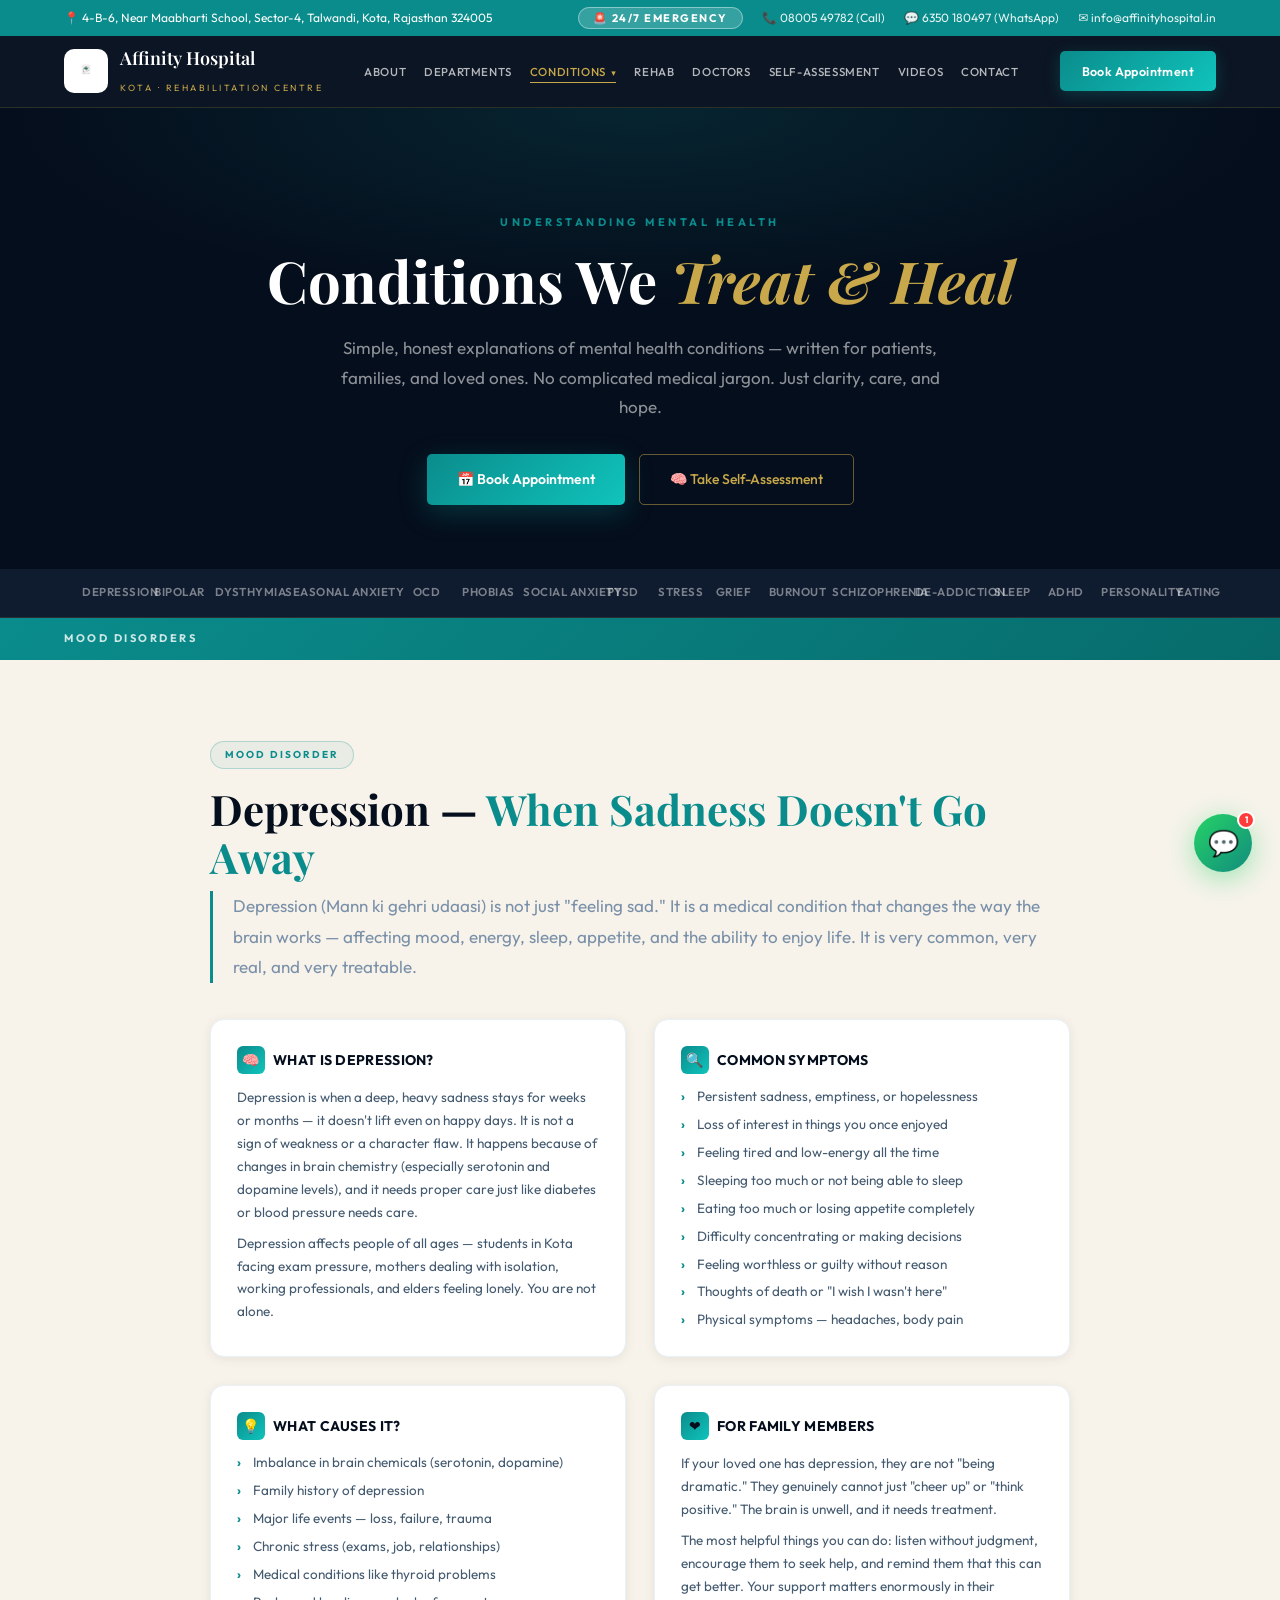
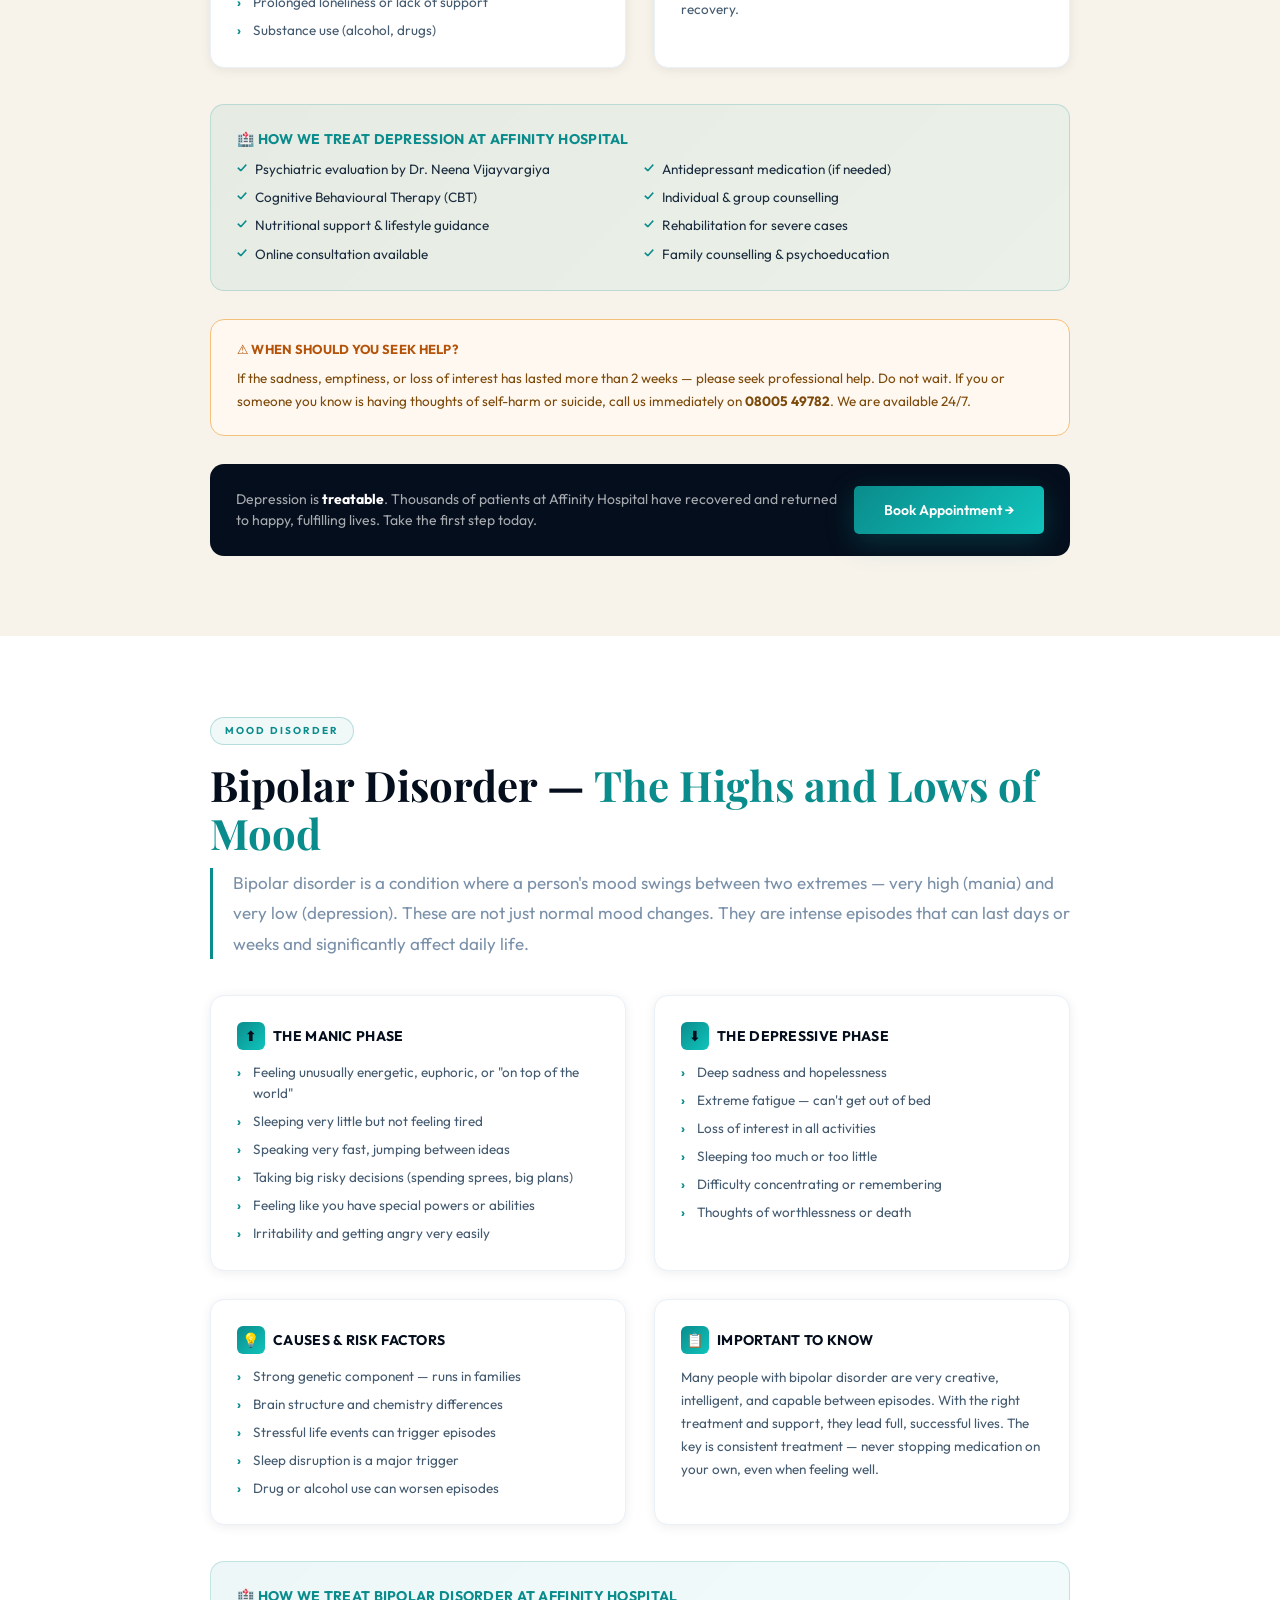
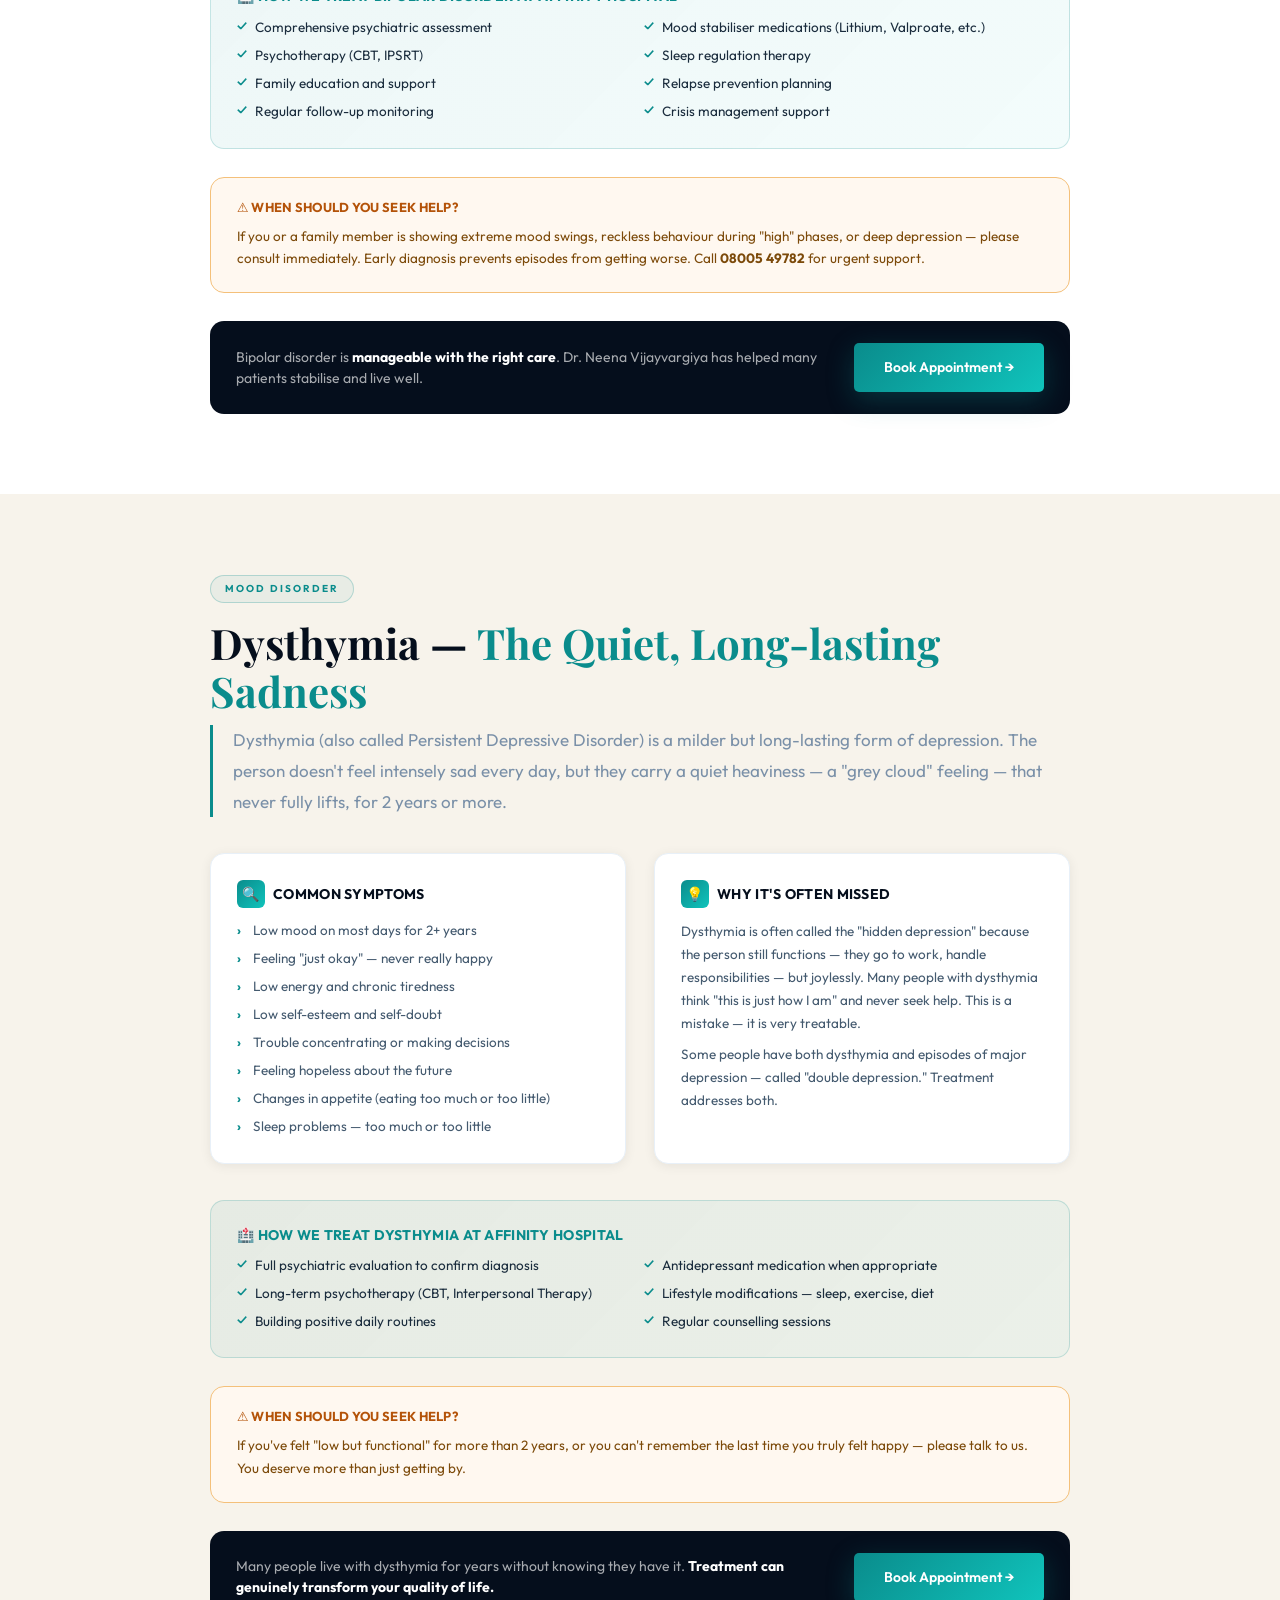
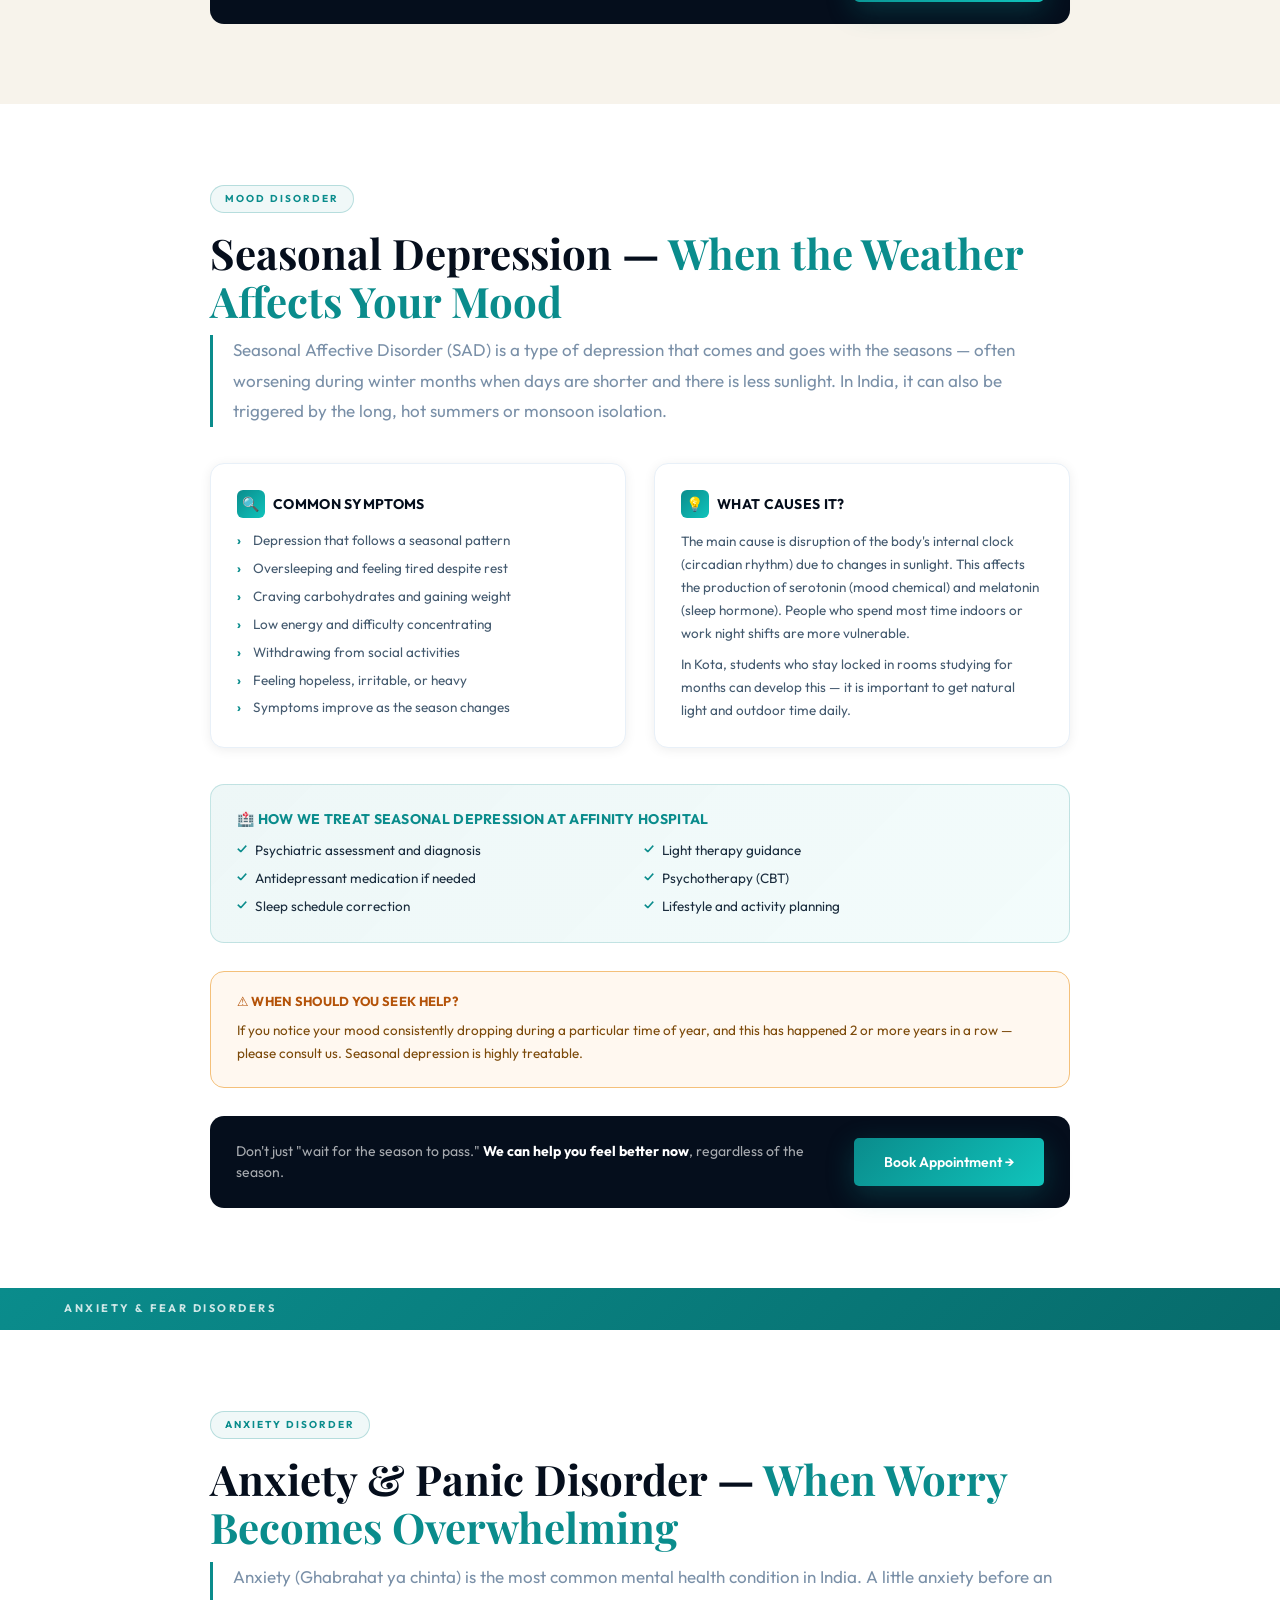
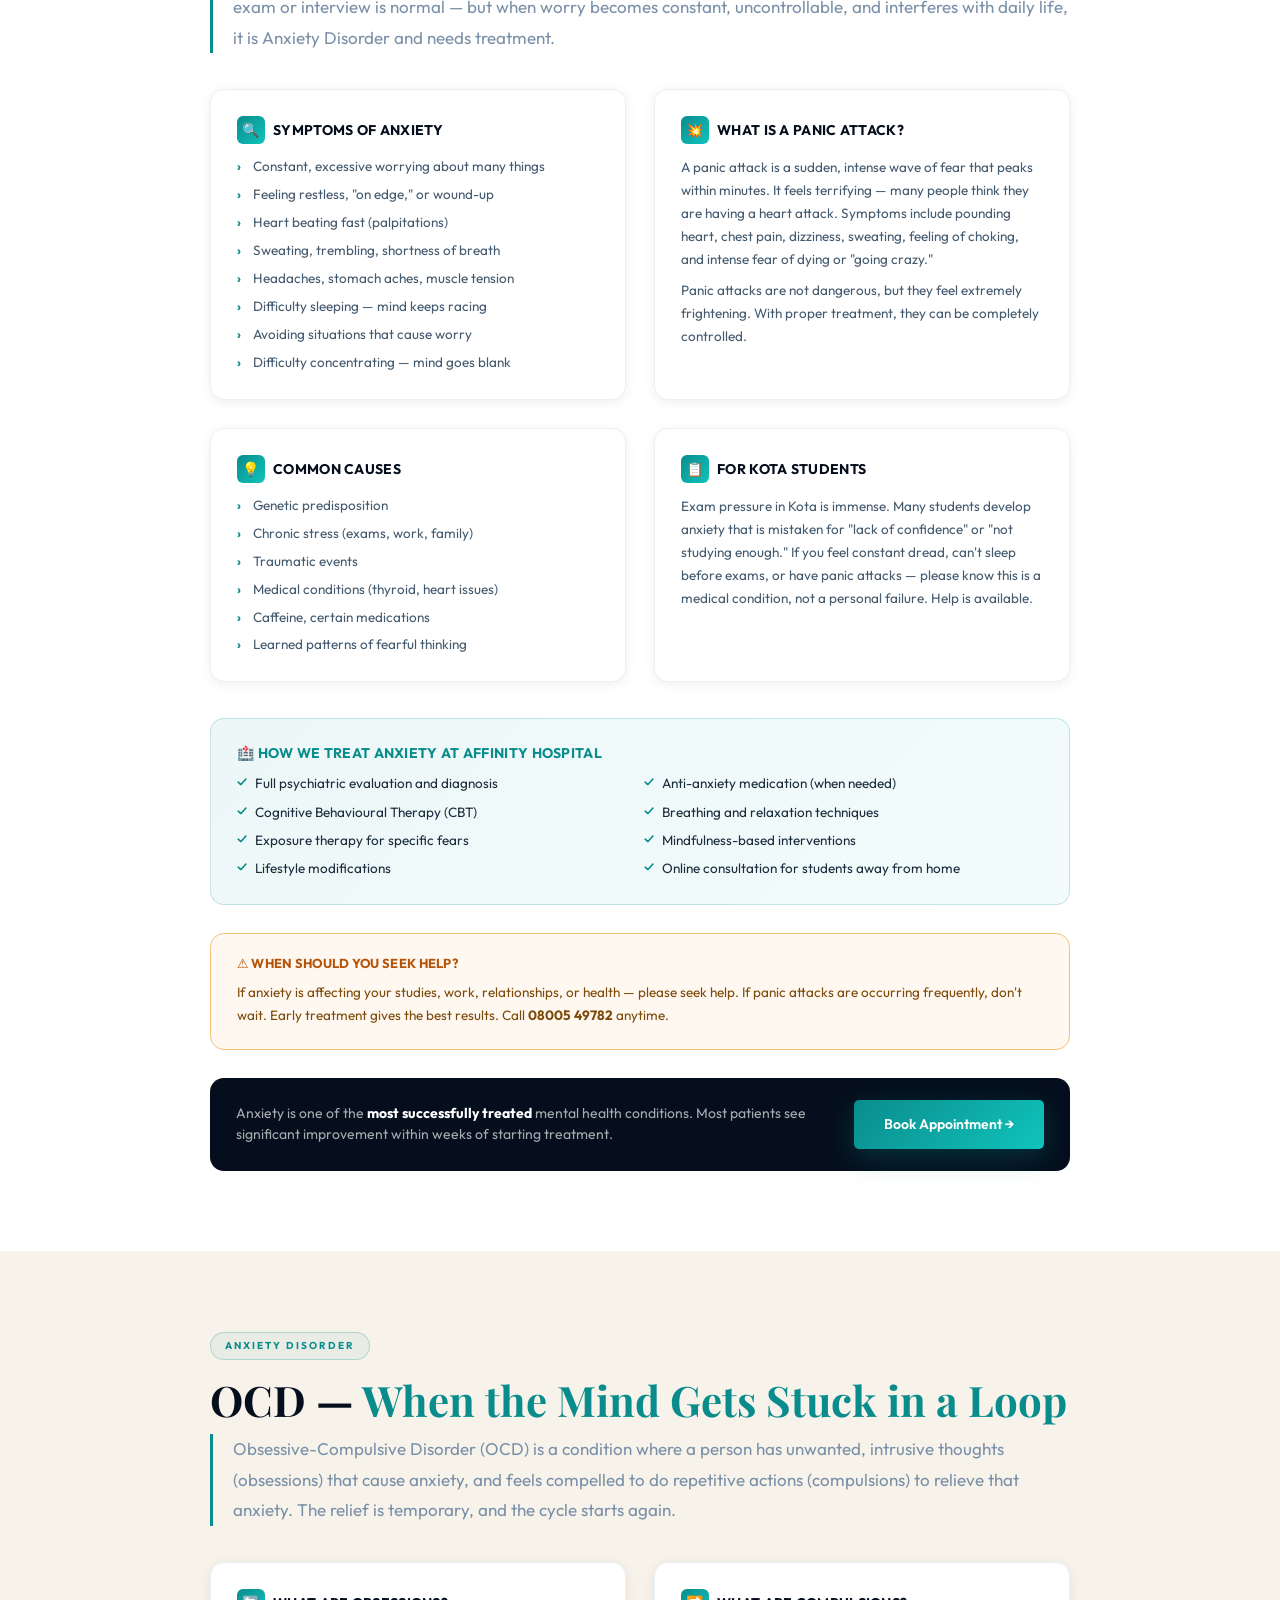
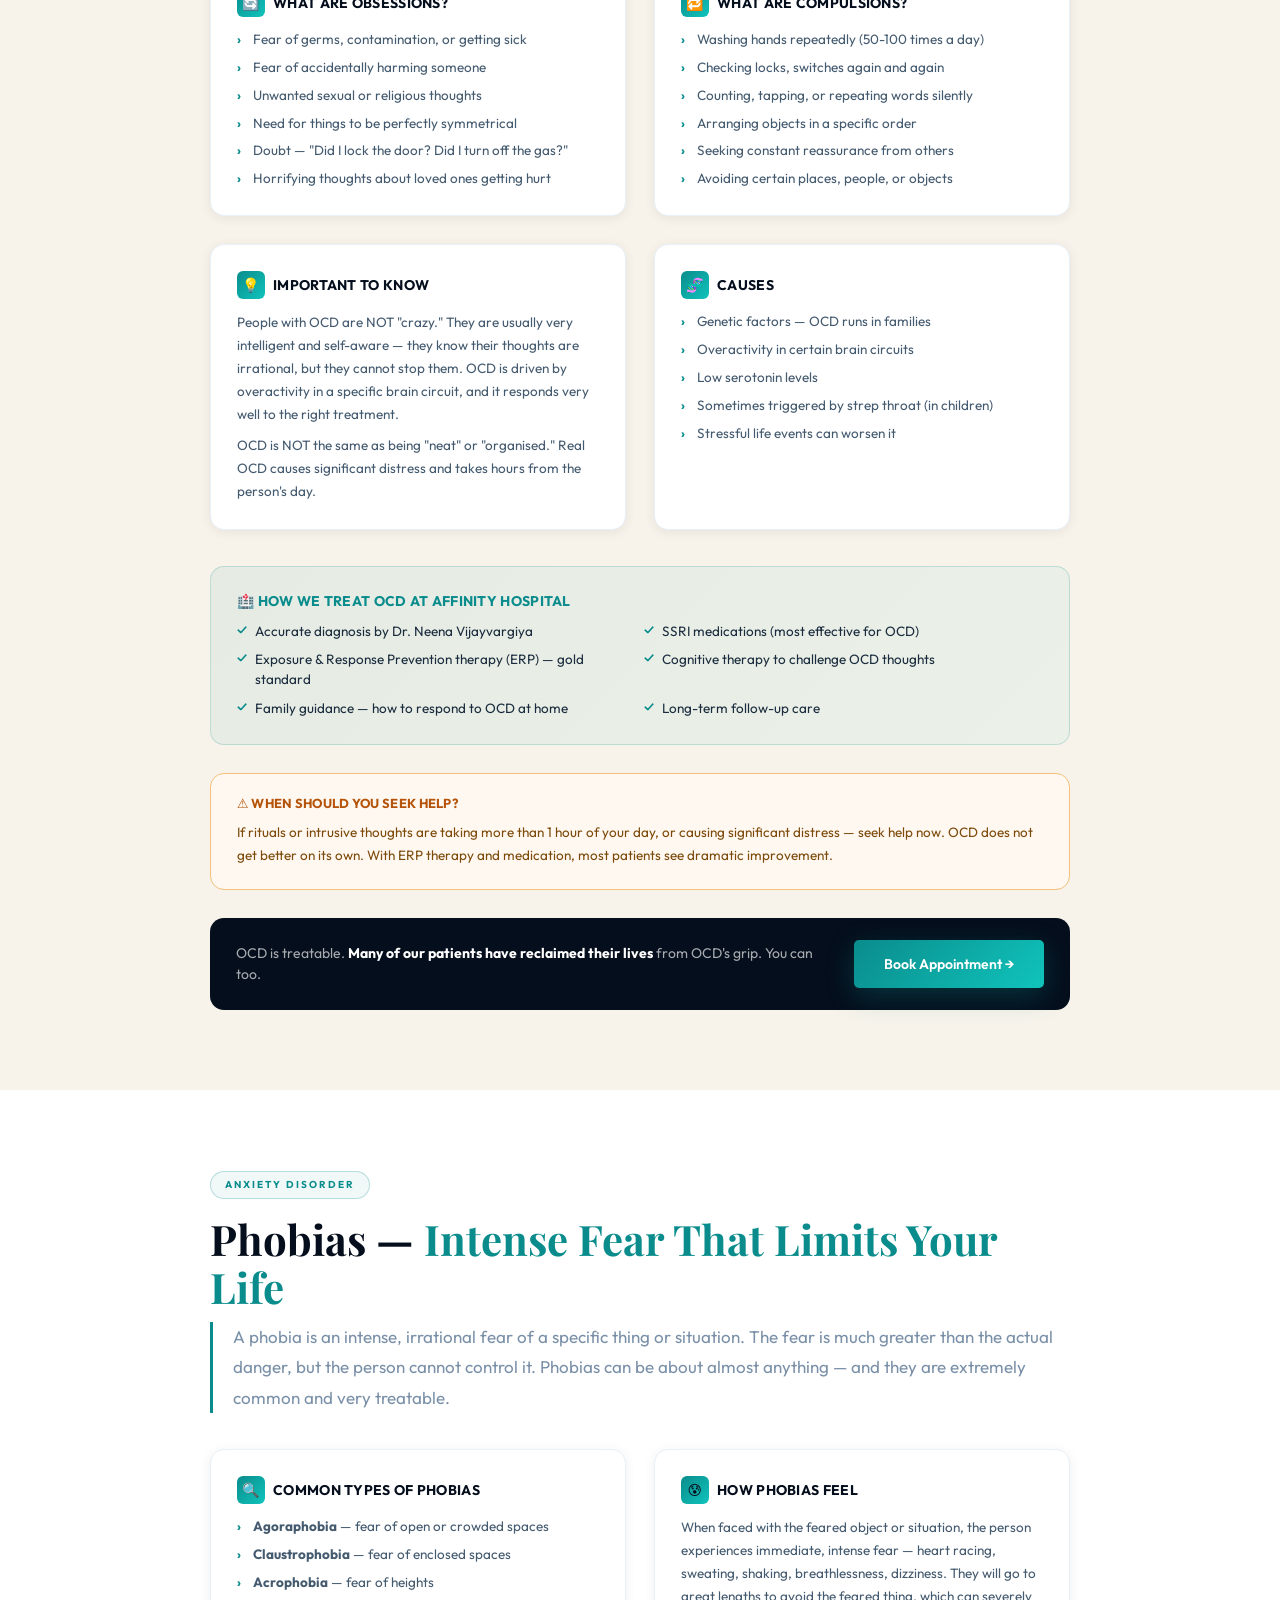
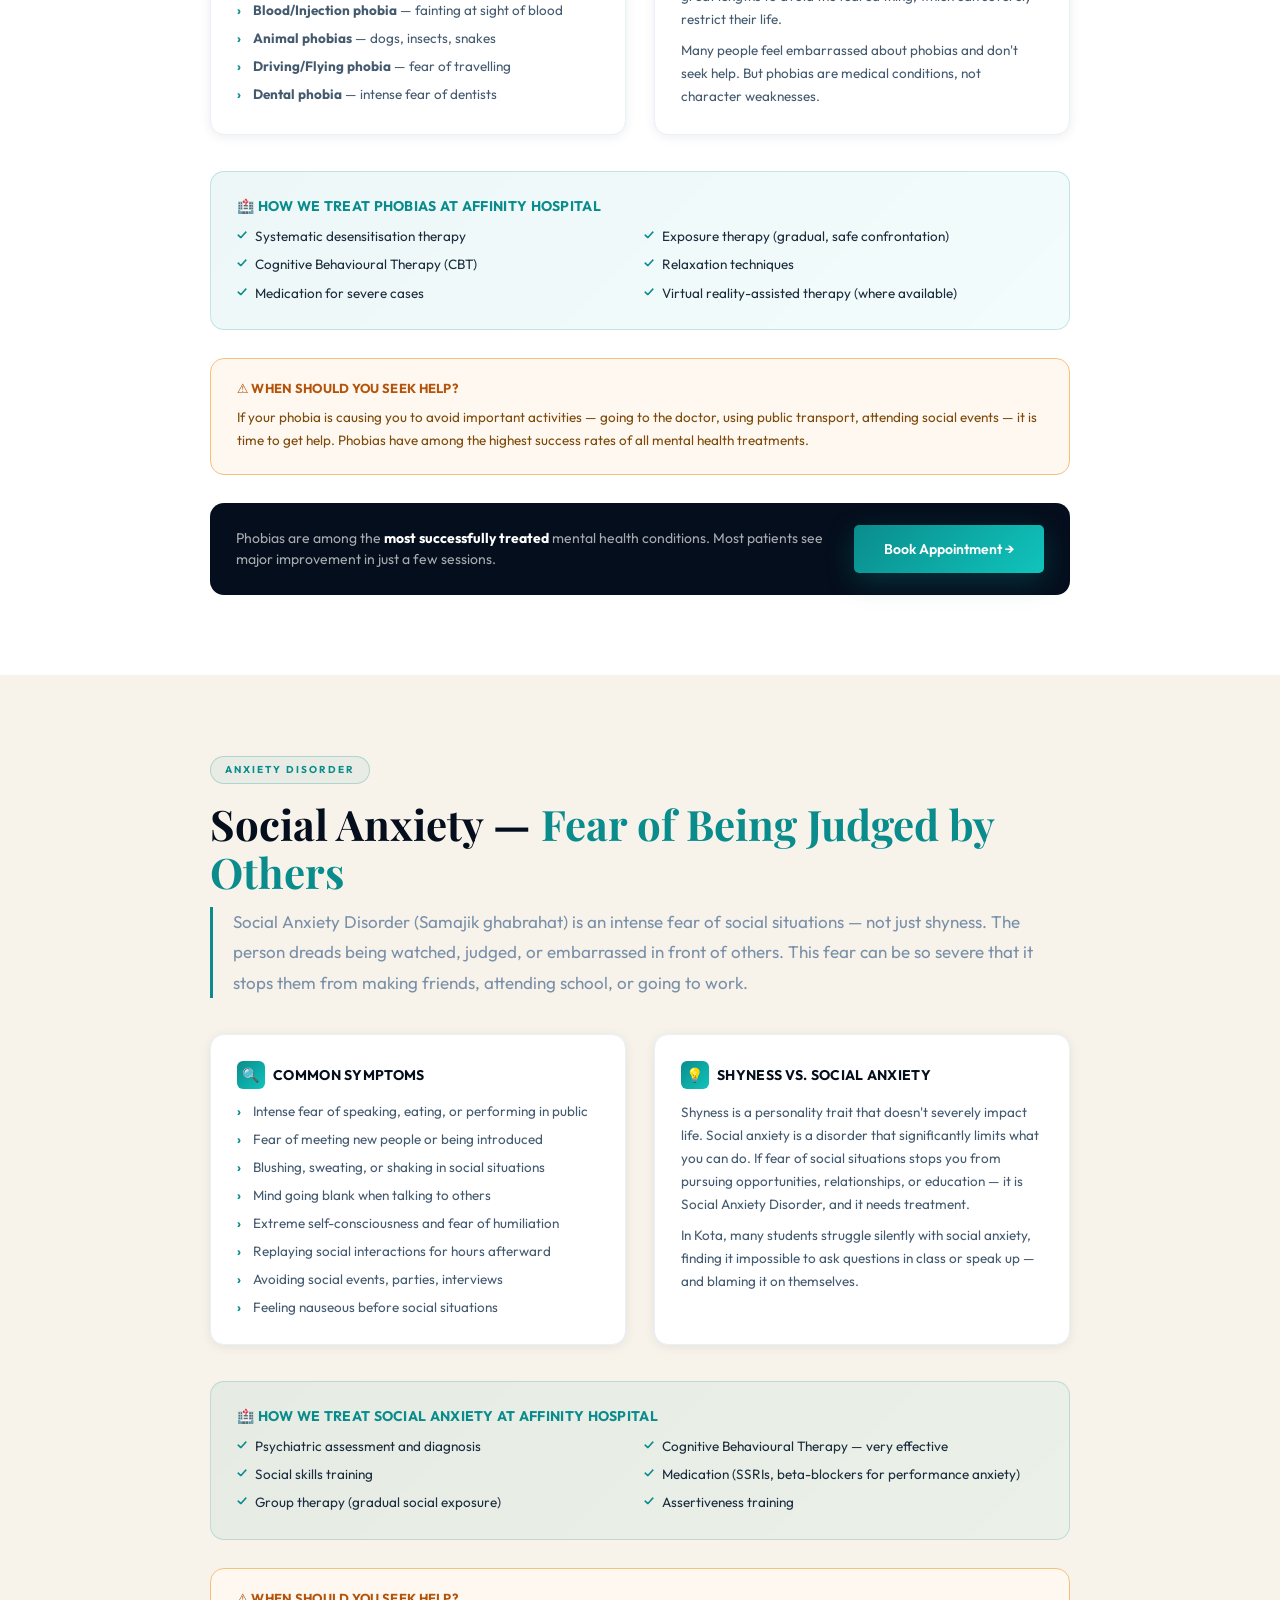
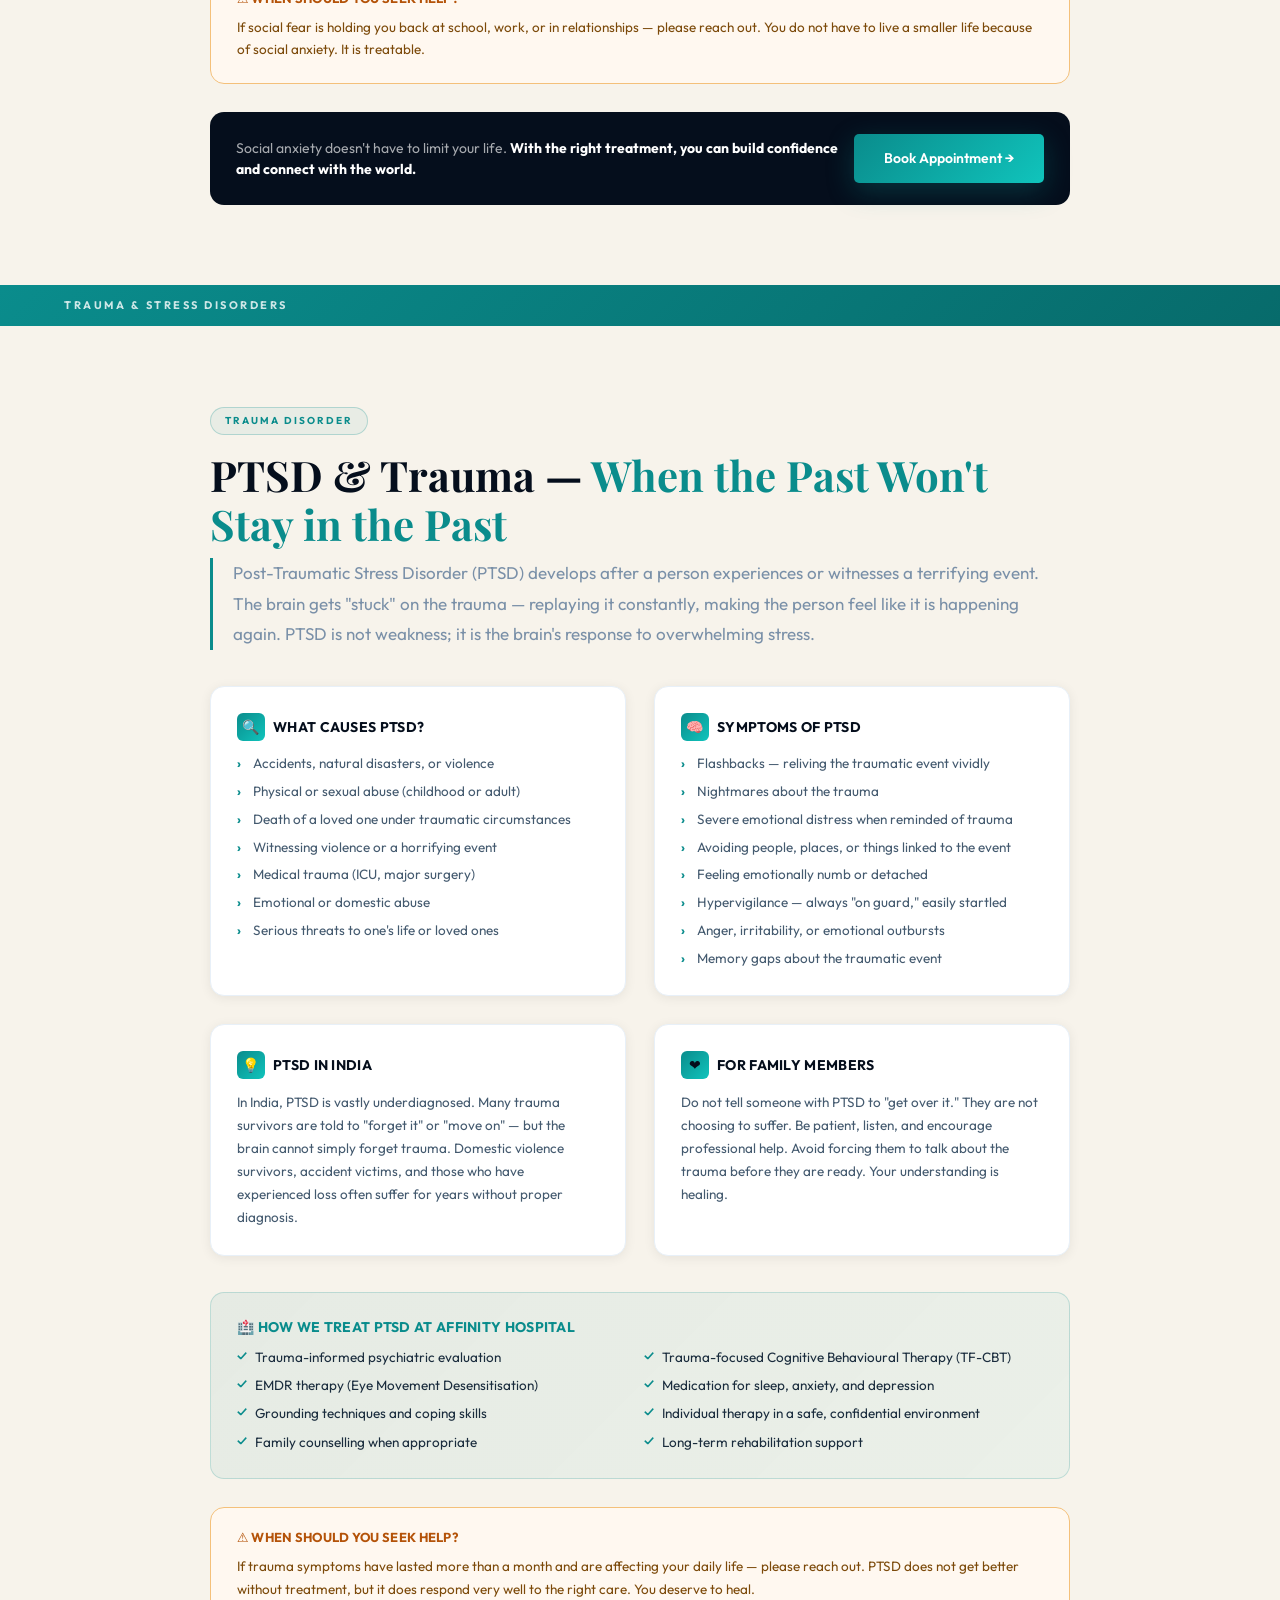
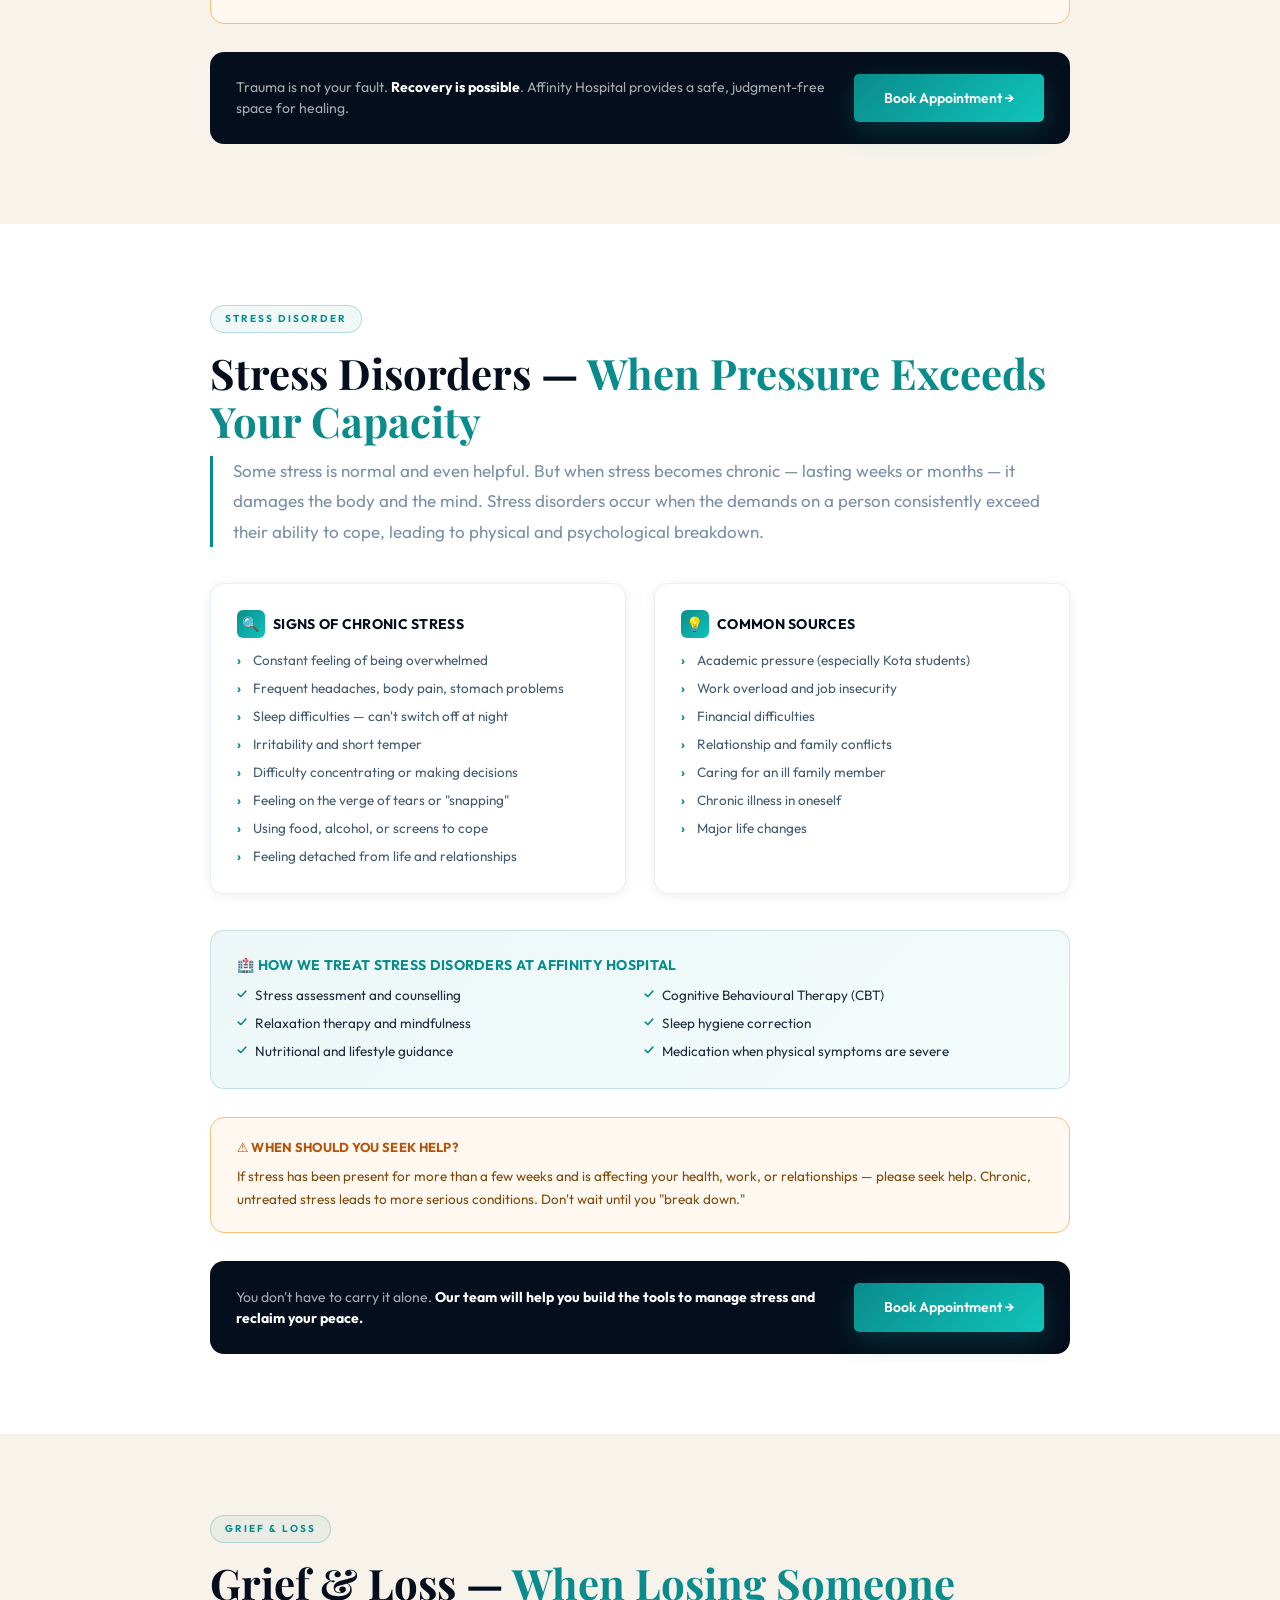
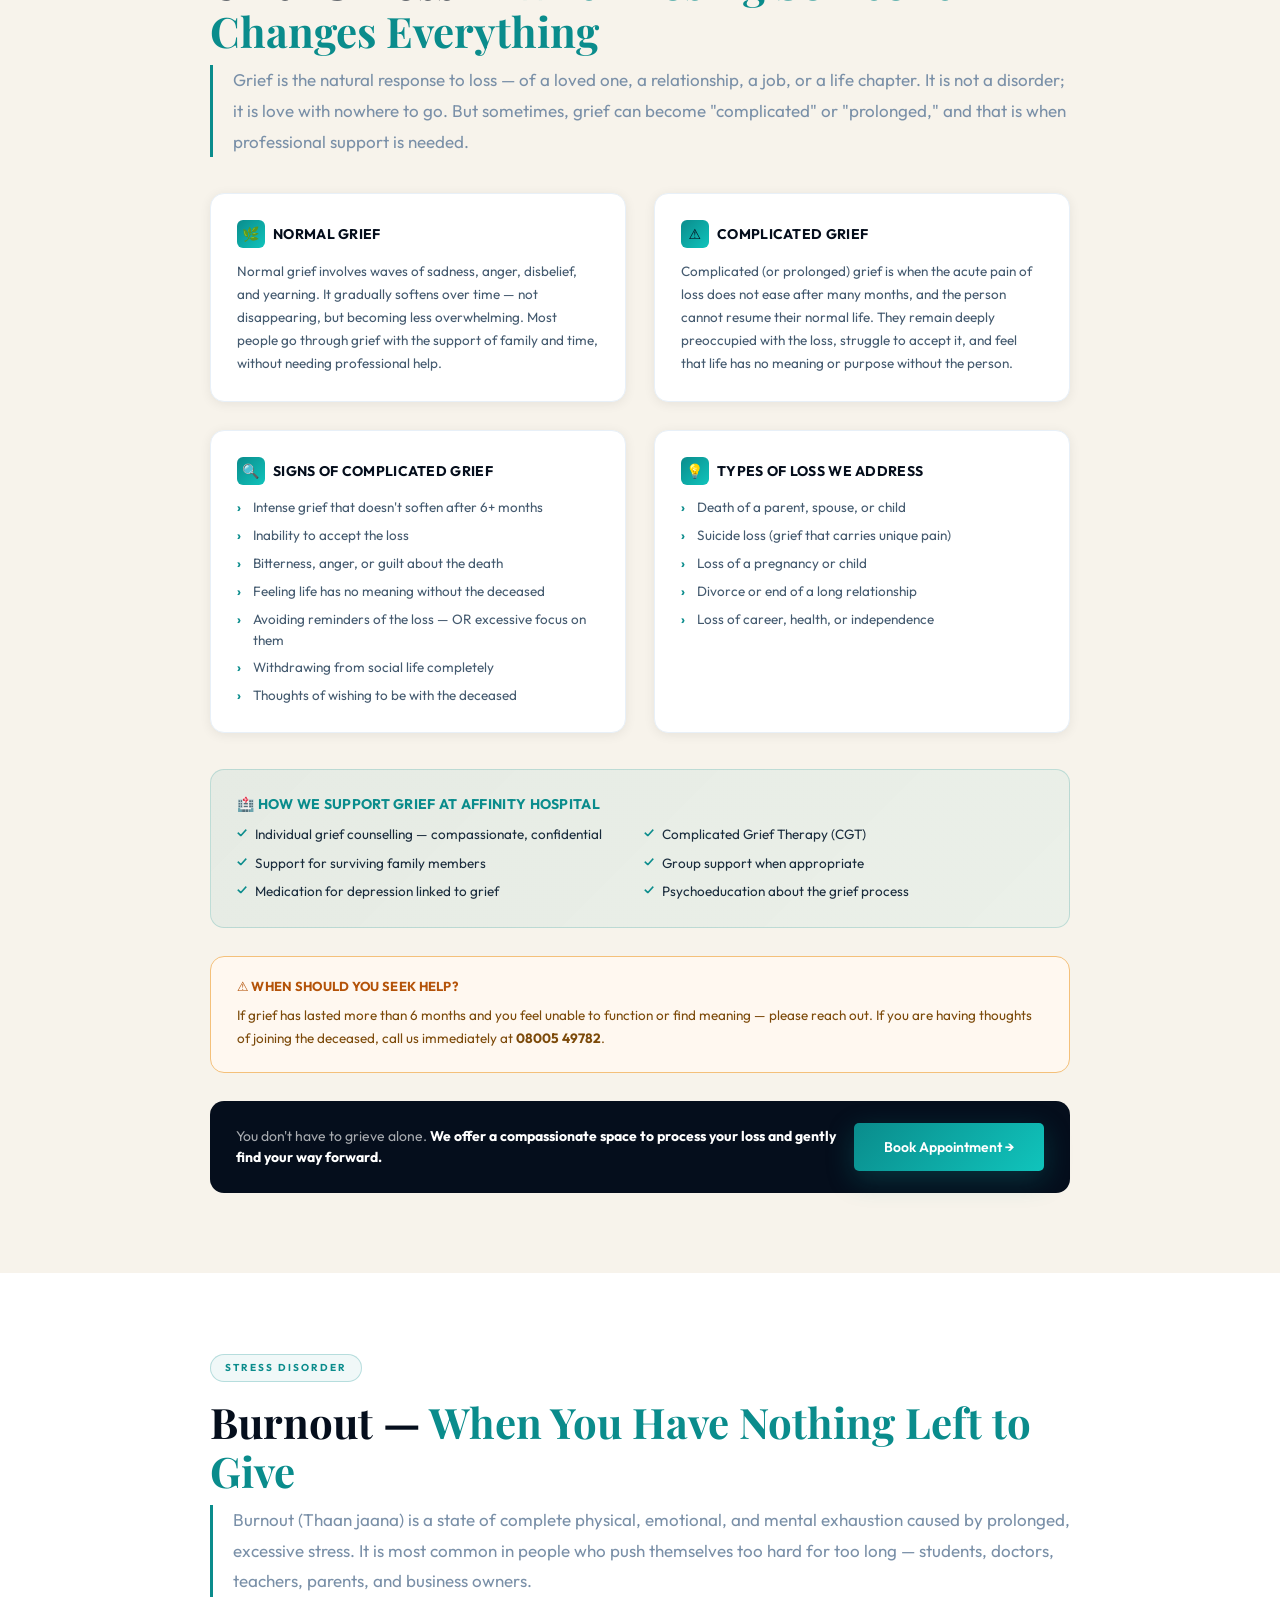
<file: conditions.html>
<!DOCTYPE html>
<html lang="en">
<head>
<meta charset="UTF-8"/>
<meta name="viewport" content="width=device-width, initial-scale=1.0"/>
<title>Psychiatric Conditions Explained | Affinity Hospital Kota</title>
<meta name="description" content="Learn about depression, anxiety, OCD, bipolar disorder, schizophrenia & more in easy language. Expert psychiatry treatment at Affinity Hospital, Kota. Dr. Neena Vijayvargiya."/>
<meta name="keywords" content="depression treatment kota, anxiety treatment kota, OCD kota, bipolar disorder kota, schizophrenia kota, mental health kota, psychiatrist kota, Dr Neena Vijayvargiya"/>
<meta property="og:title" content="Psychiatric Conditions Explained | Affinity Hospital & Rehabilitation Centre, Kota"/>
<meta property="og:description" content="Understanding depression, anxiety, OCD, bipolar, PTSD and more — in simple language. Expert treatment at Kota's #1 Brain Health Hospital."/>
<meta property="og:type" content="website"/>
<meta name="geo.region" content="IN-RJ"/>
<link rel="canonical" href="https://www.affinityhospital.in/conditions.html"/>
<script type="application/ld+json">{"@context":"https://schema.org","@type":"MedicalWebPage","name":"Psychiatric Conditions | Affinity Hospital Kota","description":"Information about psychiatric conditions treated at Affinity Hospital, Kota","url":"https://www.affinityhospital.in/conditions.html","about":[{"@type":"MedicalCondition","name":"Depression"},{"@type":"MedicalCondition","name":"Anxiety Disorder"},{"@type":"MedicalCondition","name":"Bipolar Disorder"},{"@type":"MedicalCondition","name":"OCD"},{"@type":"MedicalCondition","name":"PTSD"}]}</script>
<link rel="icon" type="image/jpeg" href="logo.jpg"/>
<link rel="apple-touch-icon" href="logo.jpg"/>
<link rel="preconnect" href="https://fonts.googleapis.com"/>
<link href="https://fonts.googleapis.com/css2?family=Playfair+Display:ital,wght@0,400;0,500;0,700;1,400&family=Outfit:wght@300;400;500;600;700&display=swap" rel="stylesheet"/>
<link rel="stylesheet" href="style.css"/>
<style>
/* ── CONDITIONS PAGE SPECIFIC STYLES ── */

/* PAGE HERO */
.cond-hero {
  background: var(--navy);
  padding: 100px 5% 64px;
  position: relative;
  overflow: hidden;
  text-align: center;
}
.cond-hero::before {
  content: '';
  position: absolute;
  inset: 0;
  background: radial-gradient(ellipse 70% 60% at 50% 0%, rgba(10,140,140,.18) 0%, transparent 70%);
}
.cond-hero-inner { position: relative; z-index: 1; max-width: 760px; margin: 0 auto; }
.cond-hero .s-label { display: inline-block; margin-bottom: 18px; }
.cond-hero h1 { font-size: clamp(36px, 5vw, 58px); color: white; font-weight: 700; margin-bottom: 20px; line-height: 1.1; }
.cond-hero h1 em { color: var(--gold); font-style: italic; }
.cond-hero p { font-size: 17px; color: rgba(255,255,255,.55); line-height: 1.75; max-width: 620px; margin: 0 auto 32px; }
.cond-hero-cta { display: flex; gap: 14px; justify-content: center; flex-wrap: wrap; }

/* STICKY CONDITIONS NAV */
.cond-nav-bar {
  background: rgba(8, 20, 40, 0.97);
  border-bottom: 1px solid rgba(200,168,74,.14);
  position: sticky;
  top: 72px;
  z-index: 800;
  backdrop-filter: blur(16px);
  overflow-x: auto;
  scrollbar-width: none;
}
.cond-nav-bar::-webkit-scrollbar { display: none; }
.cond-nav-inner {
  display: flex;
  gap: 0;
  white-space: nowrap;
  padding: 0 5%;
}
.cond-nav-inner a {
  font-size: 11.5px;
  font-weight: 600;
  letter-spacing: .5px;
  text-transform: uppercase;
  color: rgba(255,255,255,.45);
  padding: 14px 18px;
  border-bottom: 2px solid transparent;
  transition: color .2s, border-color .2s;
  display: inline-block;
}
.cond-nav-inner a:hover,
.cond-nav-inner a.active-cond { color: var(--teal2); border-bottom-color: var(--teal2); }

/* GROUP LABEL */
.cond-group-label {
  background: linear-gradient(135deg, var(--teal) 0%, #076b6b 100%);
  padding: 12px 5%;
  font-size: 11px;
  font-weight: 700;
  letter-spacing: 2.5px;
  text-transform: uppercase;
  color: rgba(255,255,255,.8);
}

/* CONDITION SECTIONS */
.cond-section {
  padding: 80px 5%;
  scroll-margin-top: 130px;
}
.cond-section:nth-child(even) { background: var(--cream); }
.cond-section:nth-child(odd) { background: white; }

.cond-inner { max-width: 860px; margin: 0 auto; }

.cond-tag {
  display: inline-flex;
  align-items: center;
  gap: 8px;
  font-size: 10px;
  font-weight: 700;
  letter-spacing: 2px;
  text-transform: uppercase;
  color: var(--teal);
  border: 1px solid rgba(10,140,140,.25);
  padding: 5px 14px;
  border-radius: 20px;
  margin-bottom: 16px;
  background: rgba(10,140,140,.06);
}

.cond-section h2 {
  font-size: clamp(28px, 3.5vw, 42px);
  color: var(--navy);
  font-weight: 700;
  margin-bottom: 10px;
  line-height: 1.15;
}
.cond-section h2 em { color: var(--teal); font-style: normal; }

.cond-intro {
  font-size: 17px;
  color: var(--gray);
  line-height: 1.8;
  margin-bottom: 36px;
  border-left: 3px solid var(--teal);
  padding-left: 20px;
}

.cond-body { display: grid; grid-template-columns: 1fr 1fr; gap: 28px; margin-bottom: 36px; }
.cond-body.single { grid-template-columns: 1fr; }

.cond-block {
  background: white;
  border: 1px solid #e8f0f8;
  border-radius: var(--r);
  padding: 26px;
  box-shadow: var(--sh-sm);
}
.cond-section:nth-child(even) .cond-block { background: white; }

.cond-block h3 {
  font-size: 14px;
  font-weight: 700;
  color: var(--navy);
  letter-spacing: .3px;
  text-transform: uppercase;
  margin-bottom: 12px;
  display: flex;
  align-items: center;
  gap: 8px;
  font-family: var(--ff-b);
}
.cond-block h3 .bico {
  width: 28px;
  height: 28px;
  background: linear-gradient(135deg, var(--teal), var(--teal2));
  border-radius: 6px;
  display: flex;
  align-items: center;
  justify-content: center;
  font-size: 14px;
  flex-shrink: 0;
}

.cond-block ul {
  list-style: none;
  display: flex;
  flex-direction: column;
  gap: 7px;
}
.cond-block ul li {
  font-size: 13.5px;
  color: #445a6f;
  line-height: 1.55;
  padding-left: 16px;
  position: relative;
}
.cond-block ul li::before {
  content: '›';
  position: absolute;
  left: 0;
  color: var(--teal);
  font-weight: 700;
}
.cond-block p {
  font-size: 13.5px;
  color: #445a6f;
  line-height: 1.7;
}
.cond-block p + p { margin-top: 8px; }

/* TREATMENT HIGHLIGHT */
.cond-treatment {
  background: linear-gradient(135deg, rgba(10,140,140,.07) 0%, rgba(16,196,188,.05) 100%);
  border: 1.5px solid rgba(10,140,140,.2);
  border-radius: var(--r);
  padding: 26px;
  margin-bottom: 28px;
}
.cond-treatment h3 {
  font-size: 14px;
  font-weight: 700;
  color: var(--teal);
  letter-spacing: .3px;
  text-transform: uppercase;
  margin-bottom: 12px;
  font-family: var(--ff-b);
}
.cond-treatment ul {
  list-style: none;
  display: grid;
  grid-template-columns: 1fr 1fr;
  gap: 8px;
}
.cond-treatment ul li {
  font-size: 13.5px;
  color: var(--text);
  padding-left: 18px;
  position: relative;
  line-height: 1.5;
}
.cond-treatment ul li::before {
  content: '✓';
  position: absolute;
  left: 0;
  color: var(--teal);
  font-weight: 700;
  font-size: 12px;
}

/* WHEN TO SEEK HELP */
.seek-help {
  background: #fff8f0;
  border: 1.5px solid #f4c07a;
  border-radius: var(--r);
  padding: 22px 26px;
  margin-bottom: 28px;
}
.seek-help h3 {
  font-size: 13px;
  font-weight: 700;
  color: #b45309;
  letter-spacing: .3px;
  text-transform: uppercase;
  margin-bottom: 10px;
  font-family: var(--ff-b);
}
.seek-help p {
  font-size: 13.5px;
  color: #7c4a0a;
  line-height: 1.7;
}

/* CTA STRIP */
.cond-cta {
  display: flex;
  align-items: center;
  gap: 16px;
  padding: 22px 26px;
  background: var(--navy);
  border-radius: var(--r);
  flex-wrap: wrap;
}
.cond-cta p { font-size: 14px; color: rgba(255,255,255,.65); flex: 1; min-width: 200px; line-height: 1.5; }
.cond-cta p strong { color: white; }
.cond-cta a { flex-shrink: 0; }

/* BACK TO TOP / QUICK NAV PANEL (right-side fixed) */
.quick-nav {
  position: fixed;
  right: 24px;
  top: 50%;
  transform: translateY(-50%);
  z-index: 700;
  display: flex;
  flex-direction: column;
  gap: 5px;
}
.quick-nav a {
  width: 8px;
  height: 8px;
  border-radius: 50%;
  background: rgba(10,140,140,.25);
  display: block;
  transition: all .2s;
}
.quick-nav a.active-dot,
.quick-nav a:hover {
  background: var(--teal2);
  transform: scale(1.5);
}

@media(max-width:900px){
  .cond-body { grid-template-columns: 1fr; }
  .cond-treatment ul { grid-template-columns: 1fr; }
  .quick-nav { display: none; }
  .cond-nav-inner { padding: 0 4%; }
}
@media(max-width:580px){
  .cond-hero { padding: 80px 5% 48px; }
  .cond-section { padding: 56px 5%; scroll-margin-top: 110px; }
  .cond-cta { flex-direction: column; align-items: flex-start; }
}
</style>
</head>
<body>
<div id="pgbar"></div>

<!-- TOP BAR -->
<div class="topbar">
  <div>📍 4-B-6, Near Maabharti School, Sector-4, Talwandi, Kota, Rajasthan 324005</div>
  <div>
    <span class="em-pill">🚨 24/7 EMERGENCY</span>
    <a href="tel:+918005649782">📞 08005 49782 (Call)</a>
    <a href="https://wa.me/916350180497" target="_blank">💬 6350 180497 (WhatsApp)</a>
    <a href="mailto:info@affinityhospital.in">✉ info@affinityhospital.in</a>
  </div>
</div>

<!-- NAV -->
<nav id="main-nav">
  <a href="index.html" class="nav-logo">
    <img src="logo.jpg" alt="Affinity Hospital Logo" class="logo-img"/>
    <div><span class="logo-name">Affinity Hospital</span><span class="logo-sub">Kota · Rehabilitation Centre</span></div>
  </a>
  <ul class="nav-links">
    <li><a href="index.html#about">About</a></li>
    <li><a href="index.html#departments">Departments</a></li>
    <li class="has-drop" id="cond-drop">
      <a href="conditions.html" class="active">Conditions <span class="drop-arrow">▾</span></a>
      <div class="dropdown">
        <div class="dropdown-inner">
          <div class="dropdown-header">Mood Disorders</div>
          <a href="#depression">Depression</a>
          <a href="#bipolar">Bipolar Disorder</a>
          <a href="#dysthymia">Dysthymia</a>
          <a href="#seasonal">Seasonal Depression</a>
          <div class="dropdown-divider"></div>
          <div class="dropdown-header">Anxiety & Fear</div>
          <a href="#anxiety">Anxiety & Panic Disorder</a>
          <a href="#ocd">OCD</a>
          <a href="#phobia">Phobias</a>
          <a href="#social-anxiety">Social Anxiety</a>
          <div class="dropdown-divider"></div>
          <div class="dropdown-header">Trauma & Stress</div>
          <a href="#ptsd">PTSD & Trauma</a>
          <a href="#stress">Stress Disorders</a>
          <a href="#grief">Grief & Loss</a>
          <a href="#burnout">Burnout</a>
          <div class="dropdown-divider"></div>
          <div class="dropdown-header">Other Conditions</div>
          <a href="#schizophrenia">Schizophrenia</a>
          <a href="#addiction">De-Addiction</a>
          <a href="#sleep">Sleep Disorders</a>
          <a href="#adhd">ADHD</a>
          <a href="#personality">Personality Disorders</a>
          <a href="#eating">Eating Disorders</a>
        </div>
      </div>
    </li>
    <li><a href="index.html#rehab">Rehab</a></li>
    <li><a href="index.html#doctors">Doctors</a></li>
    <li><a href="index.html#assessment">Self-Assessment</a></li>
    <li><a href="index.html#videos">Videos</a></li>
    <li><a href="index.html#contact">Contact</a></li>
  </ul>
  <a href="index.html#contact" class="nav-cta">Book Appointment</a>
  <button class="hamburger" id="ham" aria-label="Menu" aria-expanded="false"><span></span><span></span><span></span></button>
</nav>
<div class="mob-nav" id="mob-nav">
  <a href="index.html#about" onclick="closeMob()">About</a>
  <a href="index.html#departments" onclick="closeMob()">Departments</a>
  <span class="mob-drop-label">Conditions We Treat</span>
  <div class="mob-sub-links">
    <a href="#depression" onclick="closeMob()">Depression</a>
    <a href="#anxiety" onclick="closeMob()">Anxiety & Panic</a>
    <a href="#ocd" onclick="closeMob()">OCD</a>
    <a href="#bipolar" onclick="closeMob()">Bipolar Disorder</a>
    <a href="#schizophrenia" onclick="closeMob()">Schizophrenia</a>
    <a href="#ptsd" onclick="closeMob()">PTSD & Trauma</a>
    <a href="#addiction" onclick="closeMob()">De-Addiction</a>
    <a href="#stress" onclick="closeMob()">Stress Disorders</a>
    <a href="#sleep" onclick="closeMob()">Sleep Disorders</a>
    <a href="#phobia" onclick="closeMob()">Phobias</a>
    <a href="#adhd" onclick="closeMob()">ADHD</a>
    <a href="#personality" onclick="closeMob()">Personality Disorders</a>
  </div>
  <a href="index.html#rehab" onclick="closeMob()">Rehab Centre</a>
  <a href="index.html#doctors" onclick="closeMob()">Doctors</a>
  <a href="index.html#assessment" onclick="closeMob()">Self-Assessment</a>
  <a href="index.html#contact" onclick="closeMob()">Contact</a>
  <a href="index.html#contact" class="nav-cta" style="margin-top:12px;" onclick="closeMob()">📅 Book Appointment</a>
</div>

<!-- PAGE HERO -->
<div class="cond-hero">
  <div class="cond-hero-inner">
    <span class="s-label">Understanding Mental Health</span>
    <h1>Conditions We <em>Treat & Heal</em></h1>
    <p>Simple, honest explanations of mental health conditions — written for patients, families, and loved ones. No complicated medical jargon. Just clarity, care, and hope.</p>
    <div class="cond-hero-cta">
      <a href="index.html#contact" class="btn-p">📅 Book Appointment</a>
      <a href="index.html#assessment" class="btn-o">🧠 Take Self-Assessment</a>
    </div>
  </div>
</div>

<!-- STICKY CONDITIONS NAV -->
<div class="cond-nav-bar">
  <div class="cond-nav-inner">
    <a href="#depression">Depression</a>
    <a href="#bipolar">Bipolar</a>
    <a href="#dysthymia">Dysthymia</a>
    <a href="#seasonal">Seasonal</a>
    <a href="#anxiety">Anxiety</a>
    <a href="#ocd">OCD</a>
    <a href="#phobia">Phobias</a>
    <a href="#social-anxiety">Social Anxiety</a>
    <a href="#ptsd">PTSD</a>
    <a href="#stress">Stress</a>
    <a href="#grief">Grief</a>
    <a href="#burnout">Burnout</a>
    <a href="#schizophrenia">Schizophrenia</a>
    <a href="#addiction">De-Addiction</a>
    <a href="#sleep">Sleep</a>
    <a href="#adhd">ADHD</a>
    <a href="#personality">Personality</a>
    <a href="#eating">Eating</a>
  </div>
</div>

<!-- ══════════════════════════════
     GROUP 1: MOOD DISORDERS
══════════════════════════════ -->
<div class="cond-group-label">Mood Disorders</div>

<!-- ① DEPRESSION -->
<section class="cond-section" id="depression">
  <div class="cond-inner">
    <span class="cond-tag">Mood Disorder</span>
    <h2>Depression — <em>When Sadness Doesn't Go Away</em></h2>
    <p class="cond-intro">Depression (Mann ki gehri udaasi) is not just "feeling sad." It is a medical condition that changes the way the brain works — affecting mood, energy, sleep, appetite, and the ability to enjoy life. It is very common, very real, and very treatable.</p>

    <div class="cond-body">
      <div class="cond-block">
        <h3><span class="bico">🧠</span> What Is Depression?</h3>
        <p>Depression is when a deep, heavy sadness stays for weeks or months — it doesn't lift even on happy days. It is not a sign of weakness or a character flaw. It happens because of changes in brain chemistry (especially serotonin and dopamine levels), and it needs proper care just like diabetes or blood pressure needs care.</p>
        <p>Depression affects people of all ages — students in Kota facing exam pressure, mothers dealing with isolation, working professionals, and elders feeling lonely. You are not alone.</p>
      </div>
      <div class="cond-block">
        <h3><span class="bico">🔍</span> Common Symptoms</h3>
        <ul>
          <li>Persistent sadness, emptiness, or hopelessness</li>
          <li>Loss of interest in things you once enjoyed</li>
          <li>Feeling tired and low-energy all the time</li>
          <li>Sleeping too much or not being able to sleep</li>
          <li>Eating too much or losing appetite completely</li>
          <li>Difficulty concentrating or making decisions</li>
          <li>Feeling worthless or guilty without reason</li>
          <li>Thoughts of death or "I wish I wasn't here"</li>
          <li>Physical symptoms — headaches, body pain</li>
        </ul>
      </div>
      <div class="cond-block">
        <h3><span class="bico">💡</span> What Causes It?</h3>
        <ul>
          <li>Imbalance in brain chemicals (serotonin, dopamine)</li>
          <li>Family history of depression</li>
          <li>Major life events — loss, failure, trauma</li>
          <li>Chronic stress (exams, job, relationships)</li>
          <li>Medical conditions like thyroid problems</li>
          <li>Prolonged loneliness or lack of support</li>
          <li>Substance use (alcohol, drugs)</li>
        </ul>
      </div>
      <div class="cond-block">
        <h3><span class="bico">❤️</span> For Family Members</h3>
        <p>If your loved one has depression, they are not "being dramatic." They genuinely cannot just "cheer up" or "think positive." The brain is unwell, and it needs treatment.</p>
        <p>The most helpful things you can do: listen without judgment, encourage them to seek help, and remind them that this can get better. Your support matters enormously in their recovery.</p>
      </div>
    </div>

    <div class="cond-treatment">
      <h3>🏥 How We Treat Depression at Affinity Hospital</h3>
      <ul>
        <li>Psychiatric evaluation by Dr. Neena Vijayvargiya</li>
        <li>Antidepressant medication (if needed)</li>
        <li>Cognitive Behavioural Therapy (CBT)</li>
        <li>Individual & group counselling</li>
        <li>Nutritional support & lifestyle guidance</li>
        <li>Rehabilitation for severe cases</li>
        <li>Online consultation available</li>
        <li>Family counselling & psychoeducation</li>
      </ul>
    </div>

    <div class="seek-help">
      <h3>⚠️ When Should You Seek Help?</h3>
      <p>If the sadness, emptiness, or loss of interest has lasted more than 2 weeks — please seek professional help. Do not wait. If you or someone you know is having thoughts of self-harm or suicide, call us immediately on <strong>08005 49782</strong>. We are available 24/7.</p>
    </div>

    <div class="cond-cta">
      <p>Depression is <strong>treatable</strong>. Thousands of patients at Affinity Hospital have recovered and returned to happy, fulfilling lives. Take the first step today.</p>
      <a href="index.html#contact" class="btn-p">Book Appointment →</a>
    </div>
  </div>
</section>

<!-- ② BIPOLAR -->
<section class="cond-section" id="bipolar">
  <div class="cond-inner">
    <span class="cond-tag">Mood Disorder</span>
    <h2>Bipolar Disorder — <em>The Highs and Lows of Mood</em></h2>
    <p class="cond-intro">Bipolar disorder is a condition where a person's mood swings between two extremes — very high (mania) and very low (depression). These are not just normal mood changes. They are intense episodes that can last days or weeks and significantly affect daily life.</p>

    <div class="cond-body">
      <div class="cond-block">
        <h3><span class="bico">⬆️</span> The Manic Phase</h3>
        <ul>
          <li>Feeling unusually energetic, euphoric, or "on top of the world"</li>
          <li>Sleeping very little but not feeling tired</li>
          <li>Speaking very fast, jumping between ideas</li>
          <li>Taking big risky decisions (spending sprees, big plans)</li>
          <li>Feeling like you have special powers or abilities</li>
          <li>Irritability and getting angry very easily</li>
        </ul>
      </div>
      <div class="cond-block">
        <h3><span class="bico">⬇️</span> The Depressive Phase</h3>
        <ul>
          <li>Deep sadness and hopelessness</li>
          <li>Extreme fatigue — can't get out of bed</li>
          <li>Loss of interest in all activities</li>
          <li>Sleeping too much or too little</li>
          <li>Difficulty concentrating or remembering</li>
          <li>Thoughts of worthlessness or death</li>
        </ul>
      </div>
      <div class="cond-block">
        <h3><span class="bico">💡</span> Causes & Risk Factors</h3>
        <ul>
          <li>Strong genetic component — runs in families</li>
          <li>Brain structure and chemistry differences</li>
          <li>Stressful life events can trigger episodes</li>
          <li>Sleep disruption is a major trigger</li>
          <li>Drug or alcohol use can worsen episodes</li>
        </ul>
      </div>
      <div class="cond-block">
        <h3><span class="bico">📋</span> Important to Know</h3>
        <p>Many people with bipolar disorder are very creative, intelligent, and capable between episodes. With the right treatment and support, they lead full, successful lives. The key is consistent treatment — never stopping medication on your own, even when feeling well.</p>
      </div>
    </div>

    <div class="cond-treatment">
      <h3>🏥 How We Treat Bipolar Disorder at Affinity Hospital</h3>
      <ul>
        <li>Comprehensive psychiatric assessment</li>
        <li>Mood stabiliser medications (Lithium, Valproate, etc.)</li>
        <li>Psychotherapy (CBT, IPSRT)</li>
        <li>Sleep regulation therapy</li>
        <li>Family education and support</li>
        <li>Relapse prevention planning</li>
        <li>Regular follow-up monitoring</li>
        <li>Crisis management support</li>
      </ul>
    </div>

    <div class="seek-help">
      <h3>⚠️ When Should You Seek Help?</h3>
      <p>If you or a family member is showing extreme mood swings, reckless behaviour during "high" phases, or deep depression — please consult immediately. Early diagnosis prevents episodes from getting worse. Call <strong>08005 49782</strong> for urgent support.</p>
    </div>

    <div class="cond-cta">
      <p>Bipolar disorder is <strong>manageable with the right care</strong>. Dr. Neena Vijayvargiya has helped many patients stabilise and live well.</p>
      <a href="index.html#contact" class="btn-p">Book Appointment →</a>
    </div>
  </div>
</section>

<!-- ③ DYSTHYMIA -->
<section class="cond-section" id="dysthymia">
  <div class="cond-inner">
    <span class="cond-tag">Mood Disorder</span>
    <h2>Dysthymia — <em>The Quiet, Long-lasting Sadness</em></h2>
    <p class="cond-intro">Dysthymia (also called Persistent Depressive Disorder) is a milder but long-lasting form of depression. The person doesn't feel intensely sad every day, but they carry a quiet heaviness — a "grey cloud" feeling — that never fully lifts, for 2 years or more.</p>

    <div class="cond-body">
      <div class="cond-block">
        <h3><span class="bico">🔍</span> Common Symptoms</h3>
        <ul>
          <li>Low mood on most days for 2+ years</li>
          <li>Feeling "just okay" — never really happy</li>
          <li>Low energy and chronic tiredness</li>
          <li>Low self-esteem and self-doubt</li>
          <li>Trouble concentrating or making decisions</li>
          <li>Feeling hopeless about the future</li>
          <li>Changes in appetite (eating too much or too little)</li>
          <li>Sleep problems — too much or too little</li>
        </ul>
      </div>
      <div class="cond-block">
        <h3><span class="bico">💡</span> Why It's Often Missed</h3>
        <p>Dysthymia is often called the "hidden depression" because the person still functions — they go to work, handle responsibilities — but joylessly. Many people with dysthymia think "this is just how I am" and never seek help. This is a mistake — it is very treatable.</p>
        <p>Some people have both dysthymia and episodes of major depression — called "double depression." Treatment addresses both.</p>
      </div>
    </div>

    <div class="cond-treatment">
      <h3>🏥 How We Treat Dysthymia at Affinity Hospital</h3>
      <ul>
        <li>Full psychiatric evaluation to confirm diagnosis</li>
        <li>Antidepressant medication when appropriate</li>
        <li>Long-term psychotherapy (CBT, Interpersonal Therapy)</li>
        <li>Lifestyle modifications — sleep, exercise, diet</li>
        <li>Building positive daily routines</li>
        <li>Regular counselling sessions</li>
      </ul>
    </div>

    <div class="seek-help">
      <h3>⚠️ When Should You Seek Help?</h3>
      <p>If you've felt "low but functional" for more than 2 years, or you can't remember the last time you truly felt happy — please talk to us. You deserve more than just getting by.</p>
    </div>

    <div class="cond-cta">
      <p>Many people live with dysthymia for years without knowing they have it. <strong>Treatment can genuinely transform your quality of life.</strong></p>
      <a href="index.html#contact" class="btn-p">Book Appointment →</a>
    </div>
  </div>
</section>

<!-- ④ SEASONAL DEPRESSION -->
<section class="cond-section" id="seasonal">
  <div class="cond-inner">
    <span class="cond-tag">Mood Disorder</span>
    <h2>Seasonal Depression — <em>When the Weather Affects Your Mood</em></h2>
    <p class="cond-intro">Seasonal Affective Disorder (SAD) is a type of depression that comes and goes with the seasons — often worsening during winter months when days are shorter and there is less sunlight. In India, it can also be triggered by the long, hot summers or monsoon isolation.</p>

    <div class="cond-body">
      <div class="cond-block">
        <h3><span class="bico">🔍</span> Common Symptoms</h3>
        <ul>
          <li>Depression that follows a seasonal pattern</li>
          <li>Oversleeping and feeling tired despite rest</li>
          <li>Craving carbohydrates and gaining weight</li>
          <li>Low energy and difficulty concentrating</li>
          <li>Withdrawing from social activities</li>
          <li>Feeling hopeless, irritable, or heavy</li>
          <li>Symptoms improve as the season changes</li>
        </ul>
      </div>
      <div class="cond-block">
        <h3><span class="bico">💡</span> What Causes It?</h3>
        <p>The main cause is disruption of the body's internal clock (circadian rhythm) due to changes in sunlight. This affects the production of serotonin (mood chemical) and melatonin (sleep hormone). People who spend most time indoors or work night shifts are more vulnerable.</p>
        <p>In Kota, students who stay locked in rooms studying for months can develop this — it is important to get natural light and outdoor time daily.</p>
      </div>
    </div>

    <div class="cond-treatment">
      <h3>🏥 How We Treat Seasonal Depression at Affinity Hospital</h3>
      <ul>
        <li>Psychiatric assessment and diagnosis</li>
        <li>Light therapy guidance</li>
        <li>Antidepressant medication if needed</li>
        <li>Psychotherapy (CBT)</li>
        <li>Sleep schedule correction</li>
        <li>Lifestyle and activity planning</li>
      </ul>
    </div>

    <div class="seek-help">
      <h3>⚠️ When Should You Seek Help?</h3>
      <p>If you notice your mood consistently dropping during a particular time of year, and this has happened 2 or more years in a row — please consult us. Seasonal depression is highly treatable.</p>
    </div>

    <div class="cond-cta">
      <p>Don't just "wait for the season to pass." <strong>We can help you feel better now</strong>, regardless of the season.</p>
      <a href="index.html#contact" class="btn-p">Book Appointment →</a>
    </div>
  </div>
</section>

<!-- ══════════════════════════════
     GROUP 2: ANXIETY & FEAR
══════════════════════════════ -->
<div class="cond-group-label">Anxiety & Fear Disorders</div>

<!-- ⑤ ANXIETY -->
<section class="cond-section" id="anxiety">
  <div class="cond-inner">
    <span class="cond-tag">Anxiety Disorder</span>
    <h2>Anxiety & Panic Disorder — <em>When Worry Becomes Overwhelming</em></h2>
    <p class="cond-intro">Anxiety (Ghabrahat ya chinta) is the most common mental health condition in India. A little anxiety before an exam or interview is normal — but when worry becomes constant, uncontrollable, and interferes with daily life, it is Anxiety Disorder and needs treatment.</p>

    <div class="cond-body">
      <div class="cond-block">
        <h3><span class="bico">🔍</span> Symptoms of Anxiety</h3>
        <ul>
          <li>Constant, excessive worrying about many things</li>
          <li>Feeling restless, "on edge," or wound-up</li>
          <li>Heart beating fast (palpitations)</li>
          <li>Sweating, trembling, shortness of breath</li>
          <li>Headaches, stomach aches, muscle tension</li>
          <li>Difficulty sleeping — mind keeps racing</li>
          <li>Avoiding situations that cause worry</li>
          <li>Difficulty concentrating — mind goes blank</li>
        </ul>
      </div>
      <div class="cond-block">
        <h3><span class="bico">💥</span> What Is a Panic Attack?</h3>
        <p>A panic attack is a sudden, intense wave of fear that peaks within minutes. It feels terrifying — many people think they are having a heart attack. Symptoms include pounding heart, chest pain, dizziness, sweating, feeling of choking, and intense fear of dying or "going crazy."</p>
        <p>Panic attacks are not dangerous, but they feel extremely frightening. With proper treatment, they can be completely controlled.</p>
      </div>
      <div class="cond-block">
        <h3><span class="bico">💡</span> Common Causes</h3>
        <ul>
          <li>Genetic predisposition</li>
          <li>Chronic stress (exams, work, family)</li>
          <li>Traumatic events</li>
          <li>Medical conditions (thyroid, heart issues)</li>
          <li>Caffeine, certain medications</li>
          <li>Learned patterns of fearful thinking</li>
        </ul>
      </div>
      <div class="cond-block">
        <h3><span class="bico">📋</span> For Kota Students</h3>
        <p>Exam pressure in Kota is immense. Many students develop anxiety that is mistaken for "lack of confidence" or "not studying enough." If you feel constant dread, can't sleep before exams, or have panic attacks — please know this is a medical condition, not a personal failure. Help is available.</p>
      </div>
    </div>

    <div class="cond-treatment">
      <h3>🏥 How We Treat Anxiety at Affinity Hospital</h3>
      <ul>
        <li>Full psychiatric evaluation and diagnosis</li>
        <li>Anti-anxiety medication (when needed)</li>
        <li>Cognitive Behavioural Therapy (CBT)</li>
        <li>Breathing and relaxation techniques</li>
        <li>Exposure therapy for specific fears</li>
        <li>Mindfulness-based interventions</li>
        <li>Lifestyle modifications</li>
        <li>Online consultation for students away from home</li>
      </ul>
    </div>

    <div class="seek-help">
      <h3>⚠️ When Should You Seek Help?</h3>
      <p>If anxiety is affecting your studies, work, relationships, or health — please seek help. If panic attacks are occurring frequently, don't wait. Early treatment gives the best results. Call <strong>08005 49782</strong> anytime.</p>
    </div>

    <div class="cond-cta">
      <p>Anxiety is one of the <strong>most successfully treated</strong> mental health conditions. Most patients see significant improvement within weeks of starting treatment.</p>
      <a href="index.html#contact" class="btn-p">Book Appointment →</a>
    </div>
  </div>
</section>

<!-- ⑥ OCD -->
<section class="cond-section" id="ocd">
  <div class="cond-inner">
    <span class="cond-tag">Anxiety Disorder</span>
    <h2>OCD — <em>When the Mind Gets Stuck in a Loop</em></h2>
    <p class="cond-intro">Obsessive-Compulsive Disorder (OCD) is a condition where a person has unwanted, intrusive thoughts (obsessions) that cause anxiety, and feels compelled to do repetitive actions (compulsions) to relieve that anxiety. The relief is temporary, and the cycle starts again.</p>

    <div class="cond-body">
      <div class="cond-block">
        <h3><span class="bico">🔄</span> What Are Obsessions?</h3>
        <ul>
          <li>Fear of germs, contamination, or getting sick</li>
          <li>Fear of accidentally harming someone</li>
          <li>Unwanted sexual or religious thoughts</li>
          <li>Need for things to be perfectly symmetrical</li>
          <li>Doubt — "Did I lock the door? Did I turn off the gas?"</li>
          <li>Horrifying thoughts about loved ones getting hurt</li>
        </ul>
      </div>
      <div class="cond-block">
        <h3><span class="bico">🔁</span> What Are Compulsions?</h3>
        <ul>
          <li>Washing hands repeatedly (50-100 times a day)</li>
          <li>Checking locks, switches again and again</li>
          <li>Counting, tapping, or repeating words silently</li>
          <li>Arranging objects in a specific order</li>
          <li>Seeking constant reassurance from others</li>
          <li>Avoiding certain places, people, or objects</li>
        </ul>
      </div>
      <div class="cond-block">
        <h3><span class="bico">💡</span> Important to Know</h3>
        <p>People with OCD are NOT "crazy." They are usually very intelligent and self-aware — they know their thoughts are irrational, but they cannot stop them. OCD is driven by overactivity in a specific brain circuit, and it responds very well to the right treatment.</p>
        <p>OCD is NOT the same as being "neat" or "organised." Real OCD causes significant distress and takes hours from the person's day.</p>
      </div>
      <div class="cond-block">
        <h3><span class="bico">🧬</span> Causes</h3>
        <ul>
          <li>Genetic factors — OCD runs in families</li>
          <li>Overactivity in certain brain circuits</li>
          <li>Low serotonin levels</li>
          <li>Sometimes triggered by strep throat (in children)</li>
          <li>Stressful life events can worsen it</li>
        </ul>
      </div>
    </div>

    <div class="cond-treatment">
      <h3>🏥 How We Treat OCD at Affinity Hospital</h3>
      <ul>
        <li>Accurate diagnosis by Dr. Neena Vijayvargiya</li>
        <li>SSRI medications (most effective for OCD)</li>
        <li>Exposure & Response Prevention therapy (ERP) — gold standard</li>
        <li>Cognitive therapy to challenge OCD thoughts</li>
        <li>Family guidance — how to respond to OCD at home</li>
        <li>Long-term follow-up care</li>
      </ul>
    </div>

    <div class="seek-help">
      <h3>⚠️ When Should You Seek Help?</h3>
      <p>If rituals or intrusive thoughts are taking more than 1 hour of your day, or causing significant distress — seek help now. OCD does not get better on its own. With ERP therapy and medication, most patients see dramatic improvement.</p>
    </div>

    <div class="cond-cta">
      <p>OCD is treatable. <strong>Many of our patients have reclaimed their lives</strong> from OCD's grip. You can too.</p>
      <a href="index.html#contact" class="btn-p">Book Appointment →</a>
    </div>
  </div>
</section>

<!-- ⑦ PHOBIA -->
<section class="cond-section" id="phobia">
  <div class="cond-inner">
    <span class="cond-tag">Anxiety Disorder</span>
    <h2>Phobias — <em>Intense Fear That Limits Your Life</em></h2>
    <p class="cond-intro">A phobia is an intense, irrational fear of a specific thing or situation. The fear is much greater than the actual danger, but the person cannot control it. Phobias can be about almost anything — and they are extremely common and very treatable.</p>

    <div class="cond-body">
      <div class="cond-block">
        <h3><span class="bico">🔍</span> Common Types of Phobias</h3>
        <ul>
          <li><strong>Agoraphobia</strong> — fear of open or crowded spaces</li>
          <li><strong>Claustrophobia</strong> — fear of enclosed spaces</li>
          <li><strong>Acrophobia</strong> — fear of heights</li>
          <li><strong>Blood/Injection phobia</strong> — fainting at sight of blood</li>
          <li><strong>Animal phobias</strong> — dogs, insects, snakes</li>
          <li><strong>Driving/Flying phobia</strong> — fear of travelling</li>
          <li><strong>Dental phobia</strong> — intense fear of dentists</li>
        </ul>
      </div>
      <div class="cond-block">
        <h3><span class="bico">😰</span> How Phobias Feel</h3>
        <p>When faced with the feared object or situation, the person experiences immediate, intense fear — heart racing, sweating, shaking, breathlessness, dizziness. They will go to great lengths to avoid the feared thing, which can severely restrict their life.</p>
        <p>Many people feel embarrassed about phobias and don't seek help. But phobias are medical conditions, not character weaknesses.</p>
      </div>
    </div>

    <div class="cond-treatment">
      <h3>🏥 How We Treat Phobias at Affinity Hospital</h3>
      <ul>
        <li>Systematic desensitisation therapy</li>
        <li>Exposure therapy (gradual, safe confrontation)</li>
        <li>Cognitive Behavioural Therapy (CBT)</li>
        <li>Relaxation techniques</li>
        <li>Medication for severe cases</li>
        <li>Virtual reality-assisted therapy (where available)</li>
      </ul>
    </div>

    <div class="seek-help">
      <h3>⚠️ When Should You Seek Help?</h3>
      <p>If your phobia is causing you to avoid important activities — going to the doctor, using public transport, attending social events — it is time to get help. Phobias have among the highest success rates of all mental health treatments.</p>
    </div>

    <div class="cond-cta">
      <p>Phobias are among the <strong>most successfully treated</strong> mental health conditions. Most patients see major improvement in just a few sessions.</p>
      <a href="index.html#contact" class="btn-p">Book Appointment →</a>
    </div>
  </div>
</section>

<!-- ⑧ SOCIAL ANXIETY -->
<section class="cond-section" id="social-anxiety">
  <div class="cond-inner">
    <span class="cond-tag">Anxiety Disorder</span>
    <h2>Social Anxiety — <em>Fear of Being Judged by Others</em></h2>
    <p class="cond-intro">Social Anxiety Disorder (Samajik ghabrahat) is an intense fear of social situations — not just shyness. The person dreads being watched, judged, or embarrassed in front of others. This fear can be so severe that it stops them from making friends, attending school, or going to work.</p>

    <div class="cond-body">
      <div class="cond-block">
        <h3><span class="bico">🔍</span> Common Symptoms</h3>
        <ul>
          <li>Intense fear of speaking, eating, or performing in public</li>
          <li>Fear of meeting new people or being introduced</li>
          <li>Blushing, sweating, or shaking in social situations</li>
          <li>Mind going blank when talking to others</li>
          <li>Extreme self-consciousness and fear of humiliation</li>
          <li>Replaying social interactions for hours afterward</li>
          <li>Avoiding social events, parties, interviews</li>
          <li>Feeling nauseous before social situations</li>
        </ul>
      </div>
      <div class="cond-block">
        <h3><span class="bico">💡</span> Shyness vs. Social Anxiety</h3>
        <p>Shyness is a personality trait that doesn't severely impact life. Social anxiety is a disorder that significantly limits what you can do. If fear of social situations stops you from pursuing opportunities, relationships, or education — it is Social Anxiety Disorder, and it needs treatment.</p>
        <p>In Kota, many students struggle silently with social anxiety, finding it impossible to ask questions in class or speak up — and blaming it on themselves.</p>
      </div>
    </div>

    <div class="cond-treatment">
      <h3>🏥 How We Treat Social Anxiety at Affinity Hospital</h3>
      <ul>
        <li>Psychiatric assessment and diagnosis</li>
        <li>Cognitive Behavioural Therapy — very effective</li>
        <li>Social skills training</li>
        <li>Medication (SSRIs, beta-blockers for performance anxiety)</li>
        <li>Group therapy (gradual social exposure)</li>
        <li>Assertiveness training</li>
      </ul>
    </div>

    <div class="seek-help">
      <h3>⚠️ When Should You Seek Help?</h3>
      <p>If social fear is holding you back at school, work, or in relationships — please reach out. You do not have to live a smaller life because of social anxiety. It is treatable.</p>
    </div>

    <div class="cond-cta">
      <p>Social anxiety doesn't have to limit your life. <strong>With the right treatment, you can build confidence and connect with the world.</strong></p>
      <a href="index.html#contact" class="btn-p">Book Appointment →</a>
    </div>
  </div>
</section>

<!-- ══════════════════════════════
     GROUP 3: TRAUMA & STRESS
══════════════════════════════ -->
<div class="cond-group-label">Trauma & Stress Disorders</div>

<!-- ⑨ PTSD -->
<section class="cond-section" id="ptsd">
  <div class="cond-inner">
    <span class="cond-tag">Trauma Disorder</span>
    <h2>PTSD & Trauma — <em>When the Past Won't Stay in the Past</em></h2>
    <p class="cond-intro">Post-Traumatic Stress Disorder (PTSD) develops after a person experiences or witnesses a terrifying event. The brain gets "stuck" on the trauma — replaying it constantly, making the person feel like it is happening again. PTSD is not weakness; it is the brain's response to overwhelming stress.</p>

    <div class="cond-body">
      <div class="cond-block">
        <h3><span class="bico">🔍</span> What Causes PTSD?</h3>
        <ul>
          <li>Accidents, natural disasters, or violence</li>
          <li>Physical or sexual abuse (childhood or adult)</li>
          <li>Death of a loved one under traumatic circumstances</li>
          <li>Witnessing violence or a horrifying event</li>
          <li>Medical trauma (ICU, major surgery)</li>
          <li>Emotional or domestic abuse</li>
          <li>Serious threats to one's life or loved ones</li>
        </ul>
      </div>
      <div class="cond-block">
        <h3><span class="bico">🧠</span> Symptoms of PTSD</h3>
        <ul>
          <li>Flashbacks — reliving the traumatic event vividly</li>
          <li>Nightmares about the trauma</li>
          <li>Severe emotional distress when reminded of trauma</li>
          <li>Avoiding people, places, or things linked to the event</li>
          <li>Feeling emotionally numb or detached</li>
          <li>Hypervigilance — always "on guard," easily startled</li>
          <li>Anger, irritability, or emotional outbursts</li>
          <li>Memory gaps about the traumatic event</li>
        </ul>
      </div>
      <div class="cond-block">
        <h3><span class="bico">💡</span> PTSD in India</h3>
        <p>In India, PTSD is vastly underdiagnosed. Many trauma survivors are told to "forget it" or "move on" — but the brain cannot simply forget trauma. Domestic violence survivors, accident victims, and those who have experienced loss often suffer for years without proper diagnosis.</p>
      </div>
      <div class="cond-block">
        <h3><span class="bico">❤️</span> For Family Members</h3>
        <p>Do not tell someone with PTSD to "get over it." They are not choosing to suffer. Be patient, listen, and encourage professional help. Avoid forcing them to talk about the trauma before they are ready. Your understanding is healing.</p>
      </div>
    </div>

    <div class="cond-treatment">
      <h3>🏥 How We Treat PTSD at Affinity Hospital</h3>
      <ul>
        <li>Trauma-informed psychiatric evaluation</li>
        <li>Trauma-focused Cognitive Behavioural Therapy (TF-CBT)</li>
        <li>EMDR therapy (Eye Movement Desensitisation)</li>
        <li>Medication for sleep, anxiety, and depression</li>
        <li>Grounding techniques and coping skills</li>
        <li>Individual therapy in a safe, confidential environment</li>
        <li>Family counselling when appropriate</li>
        <li>Long-term rehabilitation support</li>
      </ul>
    </div>

    <div class="seek-help">
      <h3>⚠️ When Should You Seek Help?</h3>
      <p>If trauma symptoms have lasted more than a month and are affecting your daily life — please reach out. PTSD does not get better without treatment, but it does respond very well to the right care. You deserve to heal.</p>
    </div>

    <div class="cond-cta">
      <p>Trauma is not your fault. <strong>Recovery is possible</strong>. Affinity Hospital provides a safe, judgment-free space for healing.</p>
      <a href="index.html#contact" class="btn-p">Book Appointment →</a>
    </div>
  </div>
</section>

<!-- ⑩ STRESS -->
<section class="cond-section" id="stress">
  <div class="cond-inner">
    <span class="cond-tag">Stress Disorder</span>
    <h2>Stress Disorders — <em>When Pressure Exceeds Your Capacity</em></h2>
    <p class="cond-intro">Some stress is normal and even helpful. But when stress becomes chronic — lasting weeks or months — it damages the body and the mind. Stress disorders occur when the demands on a person consistently exceed their ability to cope, leading to physical and psychological breakdown.</p>

    <div class="cond-body">
      <div class="cond-block">
        <h3><span class="bico">🔍</span> Signs of Chronic Stress</h3>
        <ul>
          <li>Constant feeling of being overwhelmed</li>
          <li>Frequent headaches, body pain, stomach problems</li>
          <li>Sleep difficulties — can't switch off at night</li>
          <li>Irritability and short temper</li>
          <li>Difficulty concentrating or making decisions</li>
          <li>Feeling on the verge of tears or "snapping"</li>
          <li>Using food, alcohol, or screens to cope</li>
          <li>Feeling detached from life and relationships</li>
        </ul>
      </div>
      <div class="cond-block">
        <h3><span class="bico">💡</span> Common Sources</h3>
        <ul>
          <li>Academic pressure (especially Kota students)</li>
          <li>Work overload and job insecurity</li>
          <li>Financial difficulties</li>
          <li>Relationship and family conflicts</li>
          <li>Caring for an ill family member</li>
          <li>Chronic illness in oneself</li>
          <li>Major life changes</li>
        </ul>
      </div>
    </div>

    <div class="cond-treatment">
      <h3>🏥 How We Treat Stress Disorders at Affinity Hospital</h3>
      <ul>
        <li>Stress assessment and counselling</li>
        <li>Cognitive Behavioural Therapy (CBT)</li>
        <li>Relaxation therapy and mindfulness</li>
        <li>Sleep hygiene correction</li>
        <li>Nutritional and lifestyle guidance</li>
        <li>Medication when physical symptoms are severe</li>
      </ul>
    </div>

    <div class="seek-help">
      <h3>⚠️ When Should You Seek Help?</h3>
      <p>If stress has been present for more than a few weeks and is affecting your health, work, or relationships — please seek help. Chronic, untreated stress leads to more serious conditions. Don't wait until you "break down."</p>
    </div>

    <div class="cond-cta">
      <p>You don't have to carry it alone. <strong>Our team will help you build the tools to manage stress and reclaim your peace.</strong></p>
      <a href="index.html#contact" class="btn-p">Book Appointment →</a>
    </div>
  </div>
</section>

<!-- ⑪ GRIEF -->
<section class="cond-section" id="grief">
  <div class="cond-inner">
    <span class="cond-tag">Grief & Loss</span>
    <h2>Grief & Loss — <em>When Losing Someone Changes Everything</em></h2>
    <p class="cond-intro">Grief is the natural response to loss — of a loved one, a relationship, a job, or a life chapter. It is not a disorder; it is love with nowhere to go. But sometimes, grief can become "complicated" or "prolonged," and that is when professional support is needed.</p>

    <div class="cond-body">
      <div class="cond-block">
        <h3><span class="bico">🌿</span> Normal Grief</h3>
        <p>Normal grief involves waves of sadness, anger, disbelief, and yearning. It gradually softens over time — not disappearing, but becoming less overwhelming. Most people go through grief with the support of family and time, without needing professional help.</p>
      </div>
      <div class="cond-block">
        <h3><span class="bico">⚠️</span> Complicated Grief</h3>
        <p>Complicated (or prolonged) grief is when the acute pain of loss does not ease after many months, and the person cannot resume their normal life. They remain deeply preoccupied with the loss, struggle to accept it, and feel that life has no meaning or purpose without the person.</p>
      </div>
      <div class="cond-block">
        <h3><span class="bico">🔍</span> Signs of Complicated Grief</h3>
        <ul>
          <li>Intense grief that doesn't soften after 6+ months</li>
          <li>Inability to accept the loss</li>
          <li>Bitterness, anger, or guilt about the death</li>
          <li>Feeling life has no meaning without the deceased</li>
          <li>Avoiding reminders of the loss — OR excessive focus on them</li>
          <li>Withdrawing from social life completely</li>
          <li>Thoughts of wishing to be with the deceased</li>
        </ul>
      </div>
      <div class="cond-block">
        <h3><span class="bico">💡</span> Types of Loss We Address</h3>
        <ul>
          <li>Death of a parent, spouse, or child</li>
          <li>Suicide loss (grief that carries unique pain)</li>
          <li>Loss of a pregnancy or child</li>
          <li>Divorce or end of a long relationship</li>
          <li>Loss of career, health, or independence</li>
        </ul>
      </div>
    </div>

    <div class="cond-treatment">
      <h3>🏥 How We Support Grief at Affinity Hospital</h3>
      <ul>
        <li>Individual grief counselling — compassionate, confidential</li>
        <li>Complicated Grief Therapy (CGT)</li>
        <li>Support for surviving family members</li>
        <li>Group support when appropriate</li>
        <li>Medication for depression linked to grief</li>
        <li>Psychoeducation about the grief process</li>
      </ul>
    </div>

    <div class="seek-help">
      <h3>⚠️ When Should You Seek Help?</h3>
      <p>If grief has lasted more than 6 months and you feel unable to function or find meaning — please reach out. If you are having thoughts of joining the deceased, call us immediately at <strong>08005 49782</strong>.</p>
    </div>

    <div class="cond-cta">
      <p>You don't have to grieve alone. <strong>We offer a compassionate space to process your loss and gently find your way forward.</strong></p>
      <a href="index.html#contact" class="btn-p">Book Appointment →</a>
    </div>
  </div>
</section>

<!-- ⑫ BURNOUT -->
<section class="cond-section" id="burnout">
  <div class="cond-inner">
    <span class="cond-tag">Stress Disorder</span>
    <h2>Burnout — <em>When You Have Nothing Left to Give</em></h2>
    <p class="cond-intro">Burnout (Thaan jaana) is a state of complete physical, emotional, and mental exhaustion caused by prolonged, excessive stress. It is most common in people who push themselves too hard for too long — students, doctors, teachers, parents, and business owners.</p>

    <div class="cond-body">
      <div class="cond-block">
        <h3><span class="bico">🔍</span> Three Dimensions of Burnout</h3>
        <ul>
          <li><strong>Exhaustion:</strong> Feeling completely drained — no energy for anything</li>
          <li><strong>Cynicism:</strong> Becoming detached and indifferent to work/studies you once cared about</li>
          <li><strong>Reduced efficacy:</strong> Feeling ineffective, unproductive, and like nothing you do matters</li>
        </ul>
      </div>
      <div class="cond-block">
        <h3><span class="bico">😶</span> Warning Signs</h3>
        <ul>
          <li>Dreading going to work or class every day</li>
          <li>Feeling emotionally numb or empty</li>
          <li>Physical exhaustion even after rest</li>
          <li>Forgetting things, making mistakes you normally wouldn't</li>
          <li>Withdrawing from friends and family</li>
          <li>Feeling resentful toward your responsibilities</li>
          <li>Physical symptoms — headaches, back pain</li>
        </ul>
      </div>
    </div>

    <div class="cond-treatment">
      <h3>🏥 How We Treat Burnout at Affinity Hospital</h3>
      <ul>
        <li>Comprehensive assessment — separating burnout from depression</li>
        <li>Psychotherapy and counselling</li>
        <li>Stress management training</li>
        <li>Rest and recovery planning</li>
        <li>Work-life balance coaching</li>
        <li>Nutritional support and exercise guidance</li>
      </ul>
    </div>

    <div class="seek-help">
      <h3>⚠️ When Should You Seek Help?</h3>
      <p>If you feel you simply cannot go on — if the thought of another day feels unbearable — please seek help. Burnout does not resolve with just a day off. It needs structured recovery, and we are here to guide you through it.</p>
    </div>

    <div class="cond-cta">
      <p>Burnout is a medical condition, not a personal failure. <strong>Recovery is possible</strong> with the right support and plan.</p>
      <a href="index.html#contact" class="btn-p">Book Appointment →</a>
    </div>
  </div>
</section>

<!-- ══════════════════════════════
     GROUP 4: OTHER CONDITIONS
══════════════════════════════ -->
<div class="cond-group-label">Other Psychiatric Conditions</div>

<!-- ⑬ SCHIZOPHRENIA -->
<section class="cond-section" id="schizophrenia">
  <div class="cond-inner">
    <span class="cond-tag">Psychotic Disorder</span>
    <h2>Schizophrenia — <em>When the Mind Loses Touch with Reality</em></h2>
    <p class="cond-intro">Schizophrenia is a serious brain disorder that affects how a person thinks, feels, and perceives the world. It is not "split personality" — that is a myth. Schizophrenia is a medical condition, like epilepsy or diabetes, and it requires proper, long-term psychiatric treatment.</p>

    <div class="cond-body">
      <div class="cond-block">
        <h3><span class="bico">👁️</span> Positive Symptoms (new experiences)</h3>
        <ul>
          <li>Hallucinations — hearing voices others cannot hear</li>
          <li>Seeing things that aren't there (less common)</li>
          <li>Delusions — false beliefs held with complete certainty</li>
          <li>Disorganised thinking — speech that doesn't make sense</li>
          <li>Bizarre or unusual behaviour</li>
        </ul>
      </div>
      <div class="cond-block">
        <h3><span class="bico">😶</span> Negative Symptoms (loss of abilities)</h3>
        <ul>
          <li>Flat affect — reduced facial expression and emotion</li>
          <li>Alogia — speaking very little</li>
          <li>Avolition — inability to start or follow through on tasks</li>
          <li>Anhedonia — inability to feel pleasure</li>
          <li>Social withdrawal and isolation</li>
        </ul>
      </div>
      <div class="cond-block">
        <h3><span class="bico">❤️</span> For Families — What You Must Know</h3>
        <p>The person with schizophrenia is not "mad" or "dangerous." They are suffering from a brain illness. Do not isolate, shame, or disown them. Family support is one of the most powerful factors in recovery. Your love and patience make a real difference.</p>
        <p>Do not take the patient to faith healers instead of a doctor. Spiritual practices can be supplementary, but medical treatment is essential and life-saving.</p>
      </div>
      <div class="cond-block">
        <h3><span class="bico">💡</span> Causes</h3>
        <ul>
          <li>Genetic factors (strong family link)</li>
          <li>Dopamine and glutamate imbalance in the brain</li>
          <li>Birth complications or prenatal infections</li>
          <li>Drug use (especially cannabis in teens) can trigger it</li>
          <li>Often begins in late teens or early adulthood</li>
        </ul>
      </div>
    </div>

    <div class="cond-treatment">
      <h3>🏥 How We Treat Schizophrenia at Affinity Hospital</h3>
      <ul>
        <li>Comprehensive psychiatric diagnosis by Dr. Neena Vijayvargiya</li>
        <li>Antipsychotic medications — essential and effective</li>
        <li>Injectable long-acting medications available</li>
        <li>Individual psychotherapy and social skills training</li>
        <li>Family therapy and caregiver education</li>
        <li>Rehabilitation programme — work, life skills</li>
        <li>24/7 emergency support for acute episodes</li>
        <li>Long-term management and monitoring</li>
      </ul>
    </div>

    <div class="seek-help">
      <h3>⚠️ When Should You Seek Help?</h3>
      <p>If a family member is hearing voices, has strange beliefs, is withdrawing from life, or behaving bizarrely — seek psychiatric help immediately. Early treatment dramatically improves long-term outcomes. Do not delay. Call <strong>08005 49782</strong> anytime, day or night.</p>
    </div>

    <div class="cond-cta">
      <p>With consistent treatment, many people with schizophrenia live <strong>meaningful, productive lives</strong>. Early intervention is the key.</p>
      <a href="index.html#contact" class="btn-p">Book Appointment →</a>
    </div>
  </div>
</section>

<!-- ⑭ DE-ADDICTION -->
<section class="cond-section" id="addiction">
  <div class="cond-inner">
    <span class="cond-tag">Addiction & Substance Use</span>
    <h2>De-Addiction — <em>Breaking Free from Substance Dependency</em></h2>
    <p class="cond-intro">Addiction (Nesha) is not a moral failing or a character weakness — it is a complex brain disease. When a person becomes dependent on alcohol, drugs, or other substances, the brain's reward and control systems are physically changed. Recovery requires medical support, not willpower alone.</p>

    <div class="cond-body">
      <div class="cond-block">
        <h3><span class="bico">🔍</span> Substances We Treat</h3>
        <ul>
          <li>Alcohol dependency</li>
          <li>Opioids — heroin, prescription painkillers</li>
          <li>Cannabis (Ganja, Charas)</li>
          <li>Tobacco and Nicotine</li>
          <li>Benzodiazepines (sleeping pills, anxiety pills)</li>
          <li>Stimulants — cocaine, amphetamines</li>
          <li>Inhalants and solvents</li>
          <li>Prescription drug misuse</li>
        </ul>
      </div>
      <div class="cond-block">
        <h3><span class="bico">⚠️</span> Signs of Addiction</h3>
        <ul>
          <li>Inability to stop despite wanting to</li>
          <li>Needing more of the substance to get the same effect</li>
          <li>Withdrawal symptoms when not using (sweating, shaking, nausea)</li>
          <li>Giving up important activities for substance use</li>
          <li>Continuing use despite serious consequences</li>
          <li>Lying about or hiding use from loved ones</li>
          <li>Failed attempts to cut down</li>
        </ul>
      </div>
      <div class="cond-block">
        <h3><span class="bico">❤️</span> For Families</h3>
        <p>Addiction affects the whole family. The person with addiction is often ashamed and trying to hide it. Anger and ultimatums rarely work — compassionate, firm encouragement to seek treatment does. You did not cause the addiction, you cannot control it, and you cannot cure it — but you can support recovery.</p>
      </div>
      <div class="cond-block">
        <h3><span class="bico">🏋️</span> Our Rehab Advantage</h3>
        <p>Affinity Hospital is unique in Kota — we have a full rehabilitation centre with gym, nutrition therapy, and structured daily programmes. Recovery is not just about stopping the substance; it is about building a new life. Our rehab programme addresses this completely.</p>
      </div>
    </div>

    <div class="cond-treatment">
      <h3>🏥 How We Treat Addiction at Affinity Hospital</h3>
      <ul>
        <li>Safe, medically supervised detoxification</li>
        <li>Withdrawal management medications</li>
        <li>Individual counselling and psychotherapy</li>
        <li>Motivational Enhancement Therapy (MET)</li>
        <li>Cognitive Behavioural Therapy for relapse prevention</li>
        <li>Residential rehabilitation programme</li>
        <li>Gym and physical rehabilitation</li>
        <li>Nutrition and diet therapy</li>
        <li>Family counselling and support groups</li>
        <li>Aftercare and relapse prevention planning</li>
      </ul>
    </div>

    <div class="seek-help">
      <h3>⚠️ When Should You Seek Help?</h3>
      <p>The right time is always NOW. Addiction is a progressive disease — it does not improve on its own, it worsens. The sooner treatment begins, the better the chances of full recovery. We treat the person with complete confidentiality and dignity.</p>
    </div>

    <div class="cond-cta">
      <p>Recovery is possible. <strong>Thousands of people have rebuilt their lives at our centre</strong>. Let us help your family member find their way back.</p>
      <a href="index.html#contact" class="btn-p">Book Appointment →</a>
    </div>
  </div>
</section>

<!-- ⑮ SLEEP -->
<section class="cond-section" id="sleep">
  <div class="cond-inner">
    <span class="cond-tag">Sleep Disorder</span>
    <h2>Sleep Disorders — <em>When Rest Becomes a Struggle</em></h2>
    <p class="cond-intro">Sleep is as essential as food and water. When sleep is consistently disturbed, the entire body suffers — mood, memory, immunity, and physical health all deteriorate. Sleep disorders are very common in India and very treatable, yet most people suffer in silence for years.</p>

    <div class="cond-body">
      <div class="cond-block">
        <h3><span class="bico">🔍</span> Types of Sleep Disorders</h3>
        <ul>
          <li><strong>Insomnia</strong> — difficulty falling or staying asleep</li>
          <li><strong>Sleep apnoea</strong> — breathing stops during sleep, causing loud snoring and daytime fatigue</li>
          <li><strong>Hypersomnia</strong> — sleeping excessively even after adequate rest</li>
          <li><strong>Circadian rhythm disorder</strong> — disrupted sleep-wake cycle</li>
          <li><strong>Nightmares/Night terrors</strong> — recurring frightening dreams</li>
          <li><strong>Sleepwalking</strong> — moving during sleep without awareness</li>
          <li><strong>RLS</strong> — restless legs syndrome, uncomfortable urge to move legs at night</li>
        </ul>
      </div>
      <div class="cond-block">
        <h3><span class="bico">😴</span> Signs You Need Help</h3>
        <ul>
          <li>Taking more than 30 minutes to fall asleep most nights</li>
          <li>Waking multiple times during the night</li>
          <li>Waking too early and unable to sleep again</li>
          <li>Feeling unrefreshed despite adequate hours of sleep</li>
          <li>Extreme daytime sleepiness affecting work or safety</li>
          <li>Relying on sleeping pills for more than a few weeks</li>
        </ul>
      </div>
    </div>

    <div class="cond-treatment">
      <h3>🏥 How We Treat Sleep Disorders at Affinity Hospital</h3>
      <ul>
        <li>Full sleep assessment and history</li>
        <li>Cognitive Behavioural Therapy for Insomnia (CBT-I) — most effective treatment</li>
        <li>Sleep hygiene education and schedule correction</li>
        <li>Short-term sleep medication when necessary</li>
        <li>Treatment of underlying causes (anxiety, depression)</li>
        <li>Referral for sleep study if sleep apnoea suspected</li>
      </ul>
    </div>

    <div class="seek-help">
      <h3>⚠️ When Should You Seek Help?</h3>
      <p>If poor sleep has been occurring 3+ nights a week for over a month, and it is affecting your daytime functioning — please seek help. Do not keep adding sleeping pills without addressing the root cause. We will find and treat the actual problem.</p>
    </div>

    <div class="cond-cta">
      <p>Good sleep is not a luxury. <strong>You deserve to rest well</strong>. Let us help you restore healthy, natural sleep.</p>
      <a href="index.html#contact" class="btn-p">Book Appointment →</a>
    </div>
  </div>
</section>

<!-- ⑯ ADHD -->
<section class="cond-section" id="adhd">
  <div class="cond-inner">
    <span class="cond-tag">Neurodevelopmental Disorder</span>
    <h2>ADHD — <em>When the Brain Has Too Much Energy and Not Enough Focus</em></h2>
    <p class="cond-intro">Attention Deficit Hyperactivity Disorder (ADHD) is a neurodevelopmental condition — meaning the brain is wired differently. It is not laziness, bad parenting, or lack of discipline. Children and adults with ADHD have difficulty with attention, impulse control, and sometimes hyperactivity, because of genuine differences in how their brain functions.</p>

    <div class="cond-body">
      <div class="cond-block">
        <h3><span class="bico">🔍</span> Inattention Symptoms</h3>
        <ul>
          <li>Difficulty focusing on tasks, especially boring ones</li>
          <li>Making careless mistakes in school or work</li>
          <li>Forgetting things constantly — homework, appointments</li>
          <li>Losing items frequently</li>
          <li>Starting many tasks but finishing none</li>
          <li>Seeming to not listen even when spoken to directly</li>
          <li>Easily distracted by unrelated thoughts or noise</li>
        </ul>
      </div>
      <div class="cond-block">
        <h3><span class="bico">⚡</span> Hyperactivity/Impulsivity Symptoms</h3>
        <ul>
          <li>Constantly fidgeting, squirming, or tapping</li>
          <li>Unable to stay seated when expected</li>
          <li>Talking excessively</li>
          <li>Interrupting others or blurting out answers</li>
          <li>Acting without thinking — risky decisions</li>
          <li>Difficulty waiting for turns</li>
          <li>In adults: inner feeling of restlessness, impatience</li>
        </ul>
      </div>
      <div class="cond-block">
        <h3><span class="bico">💡</span> ADHD in Kota</h3>
        <p>Many students in Kota struggle academically not because they are unintelligent, but because they have undiagnosed ADHD. They can focus deeply on things they find interesting, but struggle enormously with repetitive study. This is not character failure — it is a brain difference that can be addressed with the right support.</p>
      </div>
      <div class="cond-block">
        <h3><span class="bico">📋</span> ADHD in Adults</h3>
        <p>ADHD doesn't disappear in adulthood. Many adults have lived their whole lives thinking they are "lazy" or "disorganised" without knowing they have ADHD. Adult ADHD affects careers, relationships, and finances. Diagnosis and treatment can be genuinely life-changing.</p>
      </div>
    </div>

    <div class="cond-treatment">
      <h3>🏥 How We Treat ADHD at Affinity Hospital</h3>
      <ul>
        <li>Comprehensive psychiatric assessment and ADHD rating scales</li>
        <li>Medication (stimulants or non-stimulants as appropriate)</li>
        <li>Behavioural therapy and coaching</li>
        <li>Study skills and organisation training</li>
        <li>Parent training for childhood ADHD</li>
        <li>School/workplace liaison support</li>
        <li>Regular monitoring and adjustment</li>
      </ul>
    </div>

    <div class="seek-help">
      <h3>⚠️ When Should You Seek Help?</h3>
      <p>If attention and focus problems are consistently affecting school, work, or daily life — and have been present since childhood — please get evaluated for ADHD. The right diagnosis opens the door to real, effective help.</p>
    </div>

    <div class="cond-cta">
      <p>ADHD is not a limitation — it is a different kind of mind. <strong>With the right support, children and adults with ADHD thrive.</strong></p>
      <a href="index.html#contact" class="btn-p">Book Appointment →</a>
    </div>
  </div>
</section>

<!-- ⑰ PERSONALITY DISORDERS -->
<section class="cond-section" id="personality">
  <div class="cond-inner">
    <span class="cond-tag">Personality Disorder</span>
    <h2>Personality Disorders — <em>When Patterns of Thinking Cause Pain</em></h2>
    <p class="cond-intro">Personality disorders are patterns of inner experience and behaviour that differ significantly from what is expected in a person's culture — causing distress and difficulty in relationships and daily functioning. They are not character flaws, and with the right therapy, they can be significantly improved.</p>

    <div class="cond-body">
      <div class="cond-block">
        <h3><span class="bico">🔍</span> Common Types</h3>
        <ul>
          <li><strong>Borderline PD</strong> — intense emotions, unstable relationships, fear of abandonment, self-harm</li>
          <li><strong>Narcissistic PD</strong> — excessive need for admiration, lack of empathy</li>
          <li><strong>Antisocial PD</strong> — disregard for others' rights and social rules</li>
          <li><strong>Avoidant PD</strong> — extreme shyness and fear of rejection</li>
          <li><strong>Dependent PD</strong> — excessive need to be taken care of</li>
          <li><strong>Paranoid PD</strong> — pervasive distrust and suspicion of others</li>
          <li><strong>OCD Personality</strong> — excessive perfectionism and need for control</li>
        </ul>
      </div>
      <div class="cond-block">
        <h3><span class="bico">💡</span> Important to Know</h3>
        <p>Personality disorders develop from a combination of genetic factors and early life experiences — often including trauma, neglect, or invalidating environments. The person is not "choosing" to be difficult — they are genuinely struggling with intense, overwhelming inner experiences.</p>
        <p>Borderline Personality Disorder in particular has a very high success rate with the right therapy (DBT). Many people fully recover their ability to have stable, loving relationships.</p>
      </div>
    </div>

    <div class="cond-treatment">
      <h3>🏥 How We Treat Personality Disorders at Affinity Hospital</h3>
      <ul>
        <li>Thorough psychiatric assessment and diagnosis</li>
        <li>Dialectical Behaviour Therapy (DBT) for BPD</li>
        <li>Schema Therapy</li>
        <li>Psychodynamic psychotherapy</li>
        <li>Medication for specific symptoms</li>
        <li>Long-term supportive therapy</li>
      </ul>
    </div>

    <div class="seek-help">
      <h3>⚠️ When Should You Seek Help?</h3>
      <p>If you notice persistent patterns in your emotions or relationships that are causing repeated pain or conflict — or if a loved one's behaviour is extreme and causing family distress — please reach out for an evaluation.</p>
    </div>

    <div class="cond-cta">
      <p>People with personality disorders can and do <strong>build stable, fulfilling lives</strong> with the right treatment. Change is possible.</p>
      <a href="index.html#contact" class="btn-p">Book Appointment →</a>
    </div>
  </div>
</section>

<!-- ⑱ EATING DISORDERS -->
<section class="cond-section" id="eating">
  <div class="cond-inner">
    <span class="cond-tag">Eating Disorder</span>
    <h2>Eating Disorders — <em>When Food Becomes a Source of Suffering</em></h2>
    <p class="cond-intro">Eating disorders are serious mental health conditions that involve unhealthy relationships with food, eating, and body image. They are not about vanity or dieting — they are complex disorders with serious physical and psychological consequences. They affect people of all genders, ages, and body types.</p>

    <div class="cond-body">
      <div class="cond-block">
        <h3><span class="bico">🔍</span> Types of Eating Disorders</h3>
        <ul>
          <li><strong>Anorexia Nervosa</strong> — severe restriction of food intake due to intense fear of weight gain; distorted body image</li>
          <li><strong>Bulimia Nervosa</strong> — cycles of bingeing (eating large amounts) followed by purging (vomiting, laxatives)</li>
          <li><strong>Binge Eating Disorder</strong> — recurrent episodes of eating very large amounts, with distress and loss of control</li>
          <li><strong>ARFID</strong> — avoidant/restrictive food intake, common in children</li>
        </ul>
      </div>
      <div class="cond-block">
        <h3><span class="bico">⚠️</span> Warning Signs</h3>
        <ul>
          <li>Obsessive focus on food, calories, weight, or dieting</li>
          <li>Significant weight loss or gain</li>
          <li>Avoiding meals, eating secretly, or food rituals</li>
          <li>Frequent trips to the bathroom after meals</li>
          <li>Distorted view of own body ("I'm fat" when very thin)</li>
          <li>Social withdrawal around food situations</li>
          <li>Excessive exercise as "compensation" for eating</li>
          <li>Physical signs: hair loss, dental problems, fainting</li>
        </ul>
      </div>
      <div class="cond-block">
        <h3><span class="bico">❤️</span> For Parents</h3>
        <p>If your child or teenager is showing signs of an eating disorder, please do not minimize it or assume they will "grow out of it." Eating disorders have serious physical consequences and a high mortality rate if untreated. Anorexia in particular needs urgent medical attention. Do not shame or force-feed — seek professional help.</p>
      </div>
      <div class="cond-block">
        <h3><span class="bico">💡</span> Why It Happens</h3>
        <ul>
          <li>Genetic and biological factors</li>
          <li>Low self-esteem and perfectionism</li>
          <li>Social pressure around appearance</li>
          <li>Trauma or emotional difficulties</li>
          <li>Family dynamics and conflict</li>
          <li>Cultural emphasis on thinness</li>
        </ul>
      </div>
    </div>

    <div class="cond-treatment">
      <h3>🏥 How We Treat Eating Disorders at Affinity Hospital</h3>
      <ul>
        <li>Multi-disciplinary team approach</li>
        <li>Psychiatric assessment and diagnosis</li>
        <li>Nutritional therapy with our dietitian</li>
        <li>Cognitive Behavioural Therapy (CBT-E)</li>
        <li>Body image therapy</li>
        <li>Family-based therapy for young patients</li>
        <li>Medical monitoring for physical complications</li>
        <li>Inpatient care when medically necessary</li>
      </ul>
    </div>

    <div class="seek-help">
      <h3>⚠️ When Should You Seek Help?</h3>
      <p>Eating disorders are medical emergencies when weight loss is severe or physical health is compromised. But even at earlier stages — if food is causing significant distress or controlling your life — please seek help immediately. Early intervention leads to the best outcomes. Call <strong>08005 49782</strong>.</p>
    </div>

    <div class="cond-cta">
      <p>Eating disorders are treatable. <strong>Recovery means having a healthy relationship with food and your body again</strong> — and it is absolutely possible.</p>
      <a href="index.html#contact" class="btn-p">Book Appointment →</a>
    </div>
  </div>
</section>

<!-- FINAL CTA BAND -->
<section style="background:var(--navy);padding:80px 5%;text-align:center;">
  <div style="max-width:700px;margin:0 auto;">
    <span class="s-label">We Are Here for You</span>
    <h2 style="font-size:clamp(32px,4vw,48px);color:white;margin:16px 0 20px;">Taking the First Step<br><em style="color:var(--gold);">Takes Courage</em></h2>
    <p style="font-size:16px;color:rgba(255,255,255,.55);line-height:1.8;margin-bottom:36px;">Whether you're dealing with a condition listed above, or something else entirely — our team at Affinity Hospital is here to listen, assess, and help. No judgment. Complete confidentiality. Compassionate care.</p>
    <div style="display:flex;gap:16px;justify-content:center;flex-wrap:wrap;">
      <a href="index.html#contact" class="btn-p">📅 Book Appointment</a>
      <a href="index.html#assessment" class="btn-o">🧠 Take Self-Assessment</a>
      <a href="tel:+918005649782" class="btn-o">📞 Call Now</a>
    </div>
    <p style="margin-top:24px;font-size:13px;color:rgba(255,255,255,.3);">Emergency line available 24/7: 08005 49782 | WhatsApp: +91 6350180497</p>
  </div>
</section>

<!-- FOOTER -->
<footer>
  <div class="footer-grid">
    <div class="footer-brand">
      <div class="nav-logo"><img src="logo.jpg" alt="Affinity Hospital Logo" class="logo-img"/><div><span class="logo-name">Affinity Hospital</span><span class="logo-sub">Rehabilitation Centre · Kota</span></div></div>
      <p>Kota's most advanced Brain Health & Rehabilitation Centre. 1 Lakh+ patients treated. Expert psychiatry, psychology, emergency care, diagnostics, rehab, gym & nutrition — under one roof.</p>
    </div>
    <div class="footer-col"><h5>Departments</h5><ul>
      <li><a href="index.html#departments">Psychiatry</a></li>
      <li><a href="index.html#departments">Clinical Psychology</a></li>
      <li><a href="index.html#rehab">Rehabilitation Centre</a></li>
      <li><a href="index.html#departments">Emergency Services</a></li>
      <li><a href="index.html#departments">Diagnostics & Lab</a></li>
      <li><a href="index.html#facilities">Nutrition & Diet</a></li>
    </ul></div>
    <div class="footer-col"><h5>Quick Links</h5><ul>
      <li><a href="index.html#doctors">Our Doctors</a></li>
      <li><a href="index.html#assessment">Self-Assessment</a></li>
      <li><a href="index.html#contact">Book Appointment</a></li>
      <li><a href="privacy.html">Privacy Policy</a></li>
      <li><a href="terms.html">Terms of Use</a></li>
      <li><a href="disclaimer.html">Medical Disclaimer</a></li>
    </ul></div>
    <div class="footer-col"><h5>Contact</h5><ul>
      <li><a href="index.html#contact">📍 Talwandi, Kota 324005</a></li>
      <li><a href="tel:+918005649782">📞 08005 49782</a></li>
      <li><a href="tel:+916350180497">📞 6350180497</a></li>
      <li><a href="https://wa.me/916350180497" target="_blank">💬 WhatsApp</a></li>
      <li><a href="mailto:info@affinityhospital.in">✉ Email Us</a></li>
      <li><a href="index.html#contact">📅 Book Appointment</a></li>
    </ul></div>
  </div>
  <div class="footer-bottom">
    <p>© 2025 Affinity Hospital & Rehabilitation Centre, Kota. All rights reserved.</p>
    <div><a href="privacy.html">Privacy Policy</a><a href="terms.html">Terms of Use</a><a href="disclaimer.html">Medical Disclaimer</a></div>
  </div>
</footer>

<!-- FLOAT WA -->
<a href="https://wa.me/916350180497?text=Hello%2C+I+want+to+book+an+appointment+at+Affinity+Hospital+Kota" class="float-wa" aria-label="Chat on WhatsApp" target="_blank" rel="noopener">💬<div class="wa-badge">1</div></a>
<button id="bktop" aria-label="Back to top">↑</button>

<script src="script.js"></script>

</body>
</html>
</file>
<file: style.css>
/* ═══════════════════════════════════════
   AFFINITY HOSPITAL — SHARED STYLES
   style.css · v2.0
═══════════════════════════════════════ */
:root {
  --navy:#050e1c; --deep:#081428; --mid:#0e2040;
  --teal:#0a8c8c; --teal2:#10c4bc;
  --gold:#c8a84a; --gold2:#e6c868;
  --cream:#f7f3eb; --white:#ffffff;
  --gray:#7a90a8; --light:#eef2f7; --text:#1a2c3d;
  --ff-s:'Playfair Display',Georgia,serif;
  --ff-b:'Outfit',system-ui,sans-serif;
  --ease:cubic-bezier(0.22,0.61,0.36,1);
  --spring:cubic-bezier(0.34,1.56,0.64,1);
  --r:14px;
  --sh-sm:0 2px 12px rgba(0,0,0,.07);
  --sh-md:0 8px 32px rgba(0,0,0,.12);
  --sh-lg:0 20px 60px rgba(0,0,0,.18);
}
*,*::before,*::after{margin:0;padding:0;box-sizing:border-box;}
html{scroll-behavior:smooth;font-size:16px;}
body{font-family:var(--ff-b);background:var(--white);color:var(--text);overflow-x:hidden;line-height:1.6;}
h1,h2,h3,h4,h5{font-family:var(--ff-s);line-height:1.15;}
a{text-decoration:none;color:inherit;}
img{max-width:100%;display:block;}
button{font-family:var(--ff-b);cursor:pointer;}
::-webkit-scrollbar{width:5px;}
::-webkit-scrollbar-track{background:var(--navy);}
::-webkit-scrollbar-thumb{background:var(--gold);border-radius:3px;}
:focus-visible{outline:2px solid var(--teal2);outline-offset:3px;}

/* SCROLL REVEAL */
.reveal{opacity:0;transform:translateY(28px);transition:opacity .7s var(--ease),transform .7s var(--ease);}
.reveal.visible{opacity:1;transform:none;}
.reveal-l{opacity:0;transform:translateX(-36px);transition:opacity .7s var(--ease),transform .7s var(--ease);}
.reveal-r{opacity:0;transform:translateX(36px);transition:opacity .7s var(--ease),transform .7s var(--ease);}
.reveal-l.visible,.reveal-r.visible{opacity:1;transform:none;}
.d1{transition-delay:.08s!important;}.d2{transition-delay:.16s!important;}
.d3{transition-delay:.24s!important;}.d4{transition-delay:.32s!important;}
.d5{transition-delay:.40s!important;}.d6{transition-delay:.48s!important;}

/* PROGRESS BAR */
#pgbar{position:fixed;top:0;left:0;height:3px;width:0;background:linear-gradient(90deg,var(--teal),var(--gold));z-index:9999;transition:width .1s linear;box-shadow:0 0 8px var(--teal);}

/* TOP BAR */
.topbar{background:var(--teal);padding:8px 5%;display:flex;justify-content:space-between;align-items:center;font-size:12px;color:white;flex-wrap:wrap;gap:8px;}
.topbar a{color:white;margin-left:16px;opacity:.9;}
.topbar a:hover{opacity:1;}
.em-pill{background:rgba(255,255,255,.18);border:1px solid rgba(255,255,255,.4);padding:3px 14px;border-radius:20px;font-weight:700;letter-spacing:1.5px;font-size:11px;animation:epulse 2s infinite;}
@keyframes epulse{0%,100%{box-shadow:0 0 0 0 rgba(255,255,255,.3);}50%{box-shadow:0 0 0 6px rgba(255,255,255,0);}}

/* NAV */
nav{position:sticky;top:0;z-index:990;background:rgba(5,14,28,.97);backdrop-filter:blur(20px);padding:0 5%;display:flex;align-items:center;justify-content:space-between;height:72px;border-bottom:1px solid rgba(200,168,74,.18);transition:box-shadow .3s;}
nav.scrolled{box-shadow:0 4px 30px rgba(0,0,0,.4);}
.nav-logo{display:flex;align-items:center;gap:12px;text-decoration:none;}
.logo-circle{width:44px;height:44px;background:linear-gradient(135deg,var(--teal),var(--teal2));border-radius:50%;display:flex;align-items:center;justify-content:center;font-family:var(--ff-s);font-size:21px;font-weight:700;color:white;border:2px solid var(--gold);box-shadow:0 0 18px rgba(10,140,140,.3);flex-shrink:0;}
.logo-name{display:block;font-family:var(--ff-s);font-size:18px;font-weight:600;color:white;}
.logo-sub{font-size:9px;color:var(--gold);letter-spacing:2.5px;text-transform:uppercase;}
.nav-links{display:flex;gap:18px;list-style:none;align-items:center;}
.nav-links > li{position:relative;}
.nav-links a{color:rgba(255,255,255,.7);font-size:11.5px;letter-spacing:.6px;text-transform:uppercase;font-weight:500;transition:color .2s;position:relative;white-space:nowrap;}
.nav-links > li > a::after{content:'';position:absolute;bottom:-4px;left:0;right:0;height:1px;background:var(--gold);transform:scaleX(0);transition:transform .3s var(--ease);}
.nav-links a:hover,.nav-links a.active{color:var(--gold);}
.nav-links > li > a:hover::after,.nav-links > li > a.active::after{transform:scaleX(1);}

/* DROPDOWN — JS-powered so it stays open when moving mouse into it */
.has-drop{position:relative;}
.drop-arrow{font-size:9px;margin-left:3px;transition:transform .25s;display:inline-block;}
.has-drop.open .drop-arrow{transform:rotate(180deg);}
.dropdown{
  position:absolute;top:100%;left:50%;transform:translateX(-50%);
  padding-top:12px;
  opacity:0;pointer-events:none;transition:opacity .2s var(--ease);
  z-index:999;
}
.dropdown-inner{
  background:rgba(5,14,28,.98);border:1px solid rgba(200,168,74,.2);
  border-radius:10px;padding:8px;min-width:480px;
  box-shadow:0 20px 60px rgba(0,0,0,.5);
  display:grid;grid-template-columns:1fr 1fr;gap:2px;
}
.has-drop.open .dropdown{opacity:1;pointer-events:auto;}
.dropdown a{display:block;padding:8px 12px;font-size:12px;color:rgba(255,255,255,.65);border-radius:6px;letter-spacing:.3px;text-transform:none;transition:all .2s;font-weight:400;white-space:nowrap;}
.dropdown a:hover{background:rgba(10,140,140,.18);color:var(--teal2);}
.dropdown a::after{display:none!important;}
.dropdown-header{grid-column:1/-1;font-size:10px;letter-spacing:2px;text-transform:uppercase;color:var(--gold);font-weight:700;padding:6px 12px 4px;opacity:.7;}
.dropdown-divider{grid-column:1/-1;height:1px;background:rgba(255,255,255,.07);margin:4px 0;}
.nav-cta{background:linear-gradient(135deg,var(--teal),var(--teal2));color:white;border:none;padding:10px 22px;border-radius:5px;font-size:12.5px;font-weight:600;letter-spacing:.4px;box-shadow:0 4px 16px rgba(10,140,140,.3);transition:all .25s var(--spring);}
.nav-cta:hover{transform:translateY(-2px);box-shadow:0 8px 24px rgba(10,140,140,.5);}
.hamburger{display:none;flex-direction:column;gap:5px;cursor:pointer;padding:4px;background:none;border:none;}
.hamburger span{display:block;width:24px;height:2px;background:white;border-radius:2px;transition:all .3s;}
.hamburger.open span:nth-child(1){transform:translateY(7px) rotate(45deg);}
.hamburger.open span:nth-child(2){opacity:0;transform:scaleX(0);}
.hamburger.open span:nth-child(3){transform:translateY(-7px) rotate(-45deg);}
.mob-nav{display:none;position:fixed;top:72px;left:0;right:0;bottom:0;background:rgba(5,14,28,.98);z-index:980;flex-direction:column;align-items:center;justify-content:center;gap:20px;opacity:0;transition:opacity .3s;overflow-y:auto;padding:24px;}
.mob-nav.open{display:flex;opacity:1;}
.mob-nav a{color:white;font-size:20px;font-family:var(--ff-s);font-weight:500;transition:color .2s;}
.mob-nav a:hover{color:var(--gold2);}
.mob-drop-label{color:var(--gold);font-size:13px;letter-spacing:2px;text-transform:uppercase;font-family:var(--ff-b);margin-top:8px;}
.mob-sub-links{display:flex;flex-direction:column;align-items:center;gap:10px;}
.mob-sub-links a{font-size:15px;color:rgba(255,255,255,.65);font-family:var(--ff-b);}

/* SECTION BASE */
section{padding:88px 5%;}
.s-label{font-size:11px;letter-spacing:3.5px;text-transform:uppercase;color:var(--teal);font-weight:700;margin-bottom:12px;display:block;}
.s-title{font-size:clamp(28px,3.8vw,50px);font-weight:400;color:var(--navy);}
.s-title em{font-style:italic;color:var(--teal);}
.s-title strong{font-weight:700;}
.s-sub{font-size:15px;color:var(--gray);line-height:1.75;max-width:560px;margin-top:14px;}
.dark .s-label{color:var(--teal2);}
.dark .s-title{color:white;}
.dark .s-sub{color:rgba(255,255,255,.48);}
.dark .s-label.gold{color:var(--gold);}

/* BUTTONS */
.btn-p{background:linear-gradient(135deg,var(--teal),var(--teal2));color:white;padding:13px 30px;border-radius:5px;font-size:14px;font-weight:600;display:inline-flex;align-items:center;gap:8px;border:none;box-shadow:0 8px 28px rgba(10,140,140,.3);transition:all .3s var(--spring);}
.btn-p:hover{transform:translateY(-3px);box-shadow:0 14px 36px rgba(10,140,140,.45);}
.btn-o{border:1.5px solid rgba(200,168,74,.5);color:var(--gold);padding:13px 30px;border-radius:5px;font-size:14px;font-weight:500;display:inline-flex;align-items:center;gap:8px;background:none;transition:all .3s;}
.btn-o:hover{background:rgba(200,168,74,.1);border-color:var(--gold);transform:translateY(-2px);}

/* TICKER */
.ticker-wrap{background:linear-gradient(90deg,var(--teal),#074f4f,var(--teal));padding:10px 0;overflow:hidden;white-space:nowrap;}
.ticker-inner{display:inline-flex;animation:ticker 32s linear infinite;}
.ticker-item{display:inline-flex;align-items:center;gap:10px;font-size:12.5px;font-weight:500;color:white;letter-spacing:.5px;padding:0 38px;}
.ticker-dot{width:5px;height:5px;background:var(--gold2);border-radius:50%;flex-shrink:0;}
@keyframes ticker{0%{transform:translateX(0);}100%{transform:translateX(-50%);}}

/* FLOAT WA */
.float-wa{position:fixed;bottom:28px;right:28px;z-index:9990;width:58px;height:58px;border-radius:50%;background:linear-gradient(135deg,#25D366,#128C7E);display:flex;align-items:center;justify-content:center;font-size:25px;box-shadow:0 6px 28px rgba(37,211,102,.45);animation:fwa 3.5s ease-in-out infinite;transition:transform .25s var(--spring);}
.float-wa:hover{transform:scale(1.14);animation-play-state:paused;}
.wa-badge{position:absolute;top:-3px;right:-3px;width:18px;height:18px;background:#ff3b3b;border-radius:50%;border:2px solid white;font-size:9px;font-weight:700;color:white;display:flex;align-items:center;justify-content:center;}
@keyframes fwa{0%,100%{transform:translateY(0);}50%{transform:translateY(-8px);}}
#bktop{position:fixed;bottom:96px;right:28px;z-index:9990;width:42px;height:42px;border-radius:50%;background:rgba(10,140,140,.85);border:1.5px solid rgba(10,200,200,.3);display:flex;align-items:center;justify-content:center;font-size:18px;color:white;cursor:pointer;opacity:0;pointer-events:none;transition:all .3s var(--ease);box-shadow:0 4px 16px rgba(10,140,140,.3);}
#bktop.show{opacity:1;pointer-events:auto;}
#bktop:hover{background:var(--teal);transform:translateY(-3px);}

/* HERO */
#hero{min-height:100vh;background:linear-gradient(160deg,var(--navy) 0%,#071422 55%,#0a2030 100%);display:flex;align-items:center;padding:90px 5% 60px;position:relative;overflow:hidden;}
.orb{position:absolute;border-radius:50%;pointer-events:none;}
.orb1{width:520px;height:520px;top:-160px;right:-120px;background:radial-gradient(circle,rgba(10,140,140,.11),transparent 65%);animation:orbf 8s ease-in-out infinite;}
.orb2{width:420px;height:420px;bottom:-120px;left:-120px;background:radial-gradient(circle,rgba(200,168,74,.07),transparent 65%);animation:orbf 8s ease-in-out infinite;animation-delay:-4s;}
@keyframes orbf{0%,100%{transform:translate(0,0);}33%{transform:translate(18px,-18px);}66%{transform:translate(-14px,14px);}}
.grid-lines{position:absolute;inset:0;pointer-events:none;background-image:linear-gradient(rgba(255,255,255,.022) 1px,transparent 1px),linear-gradient(90deg,rgba(255,255,255,.022) 1px,transparent 1px);background-size:70px 70px;}
.hero-content{max-width:620px;position:relative;z-index:2;}
.hero-badge{display:inline-flex;align-items:center;gap:9px;background:rgba(200,168,74,.1);border:1px solid rgba(200,168,74,.28);padding:7px 18px;border-radius:30px;margin-bottom:26px;font-size:11px;color:var(--gold);letter-spacing:2px;text-transform:uppercase;animation:hfu .9s var(--ease) both;}
.bdot{width:7px;height:7px;background:var(--gold);border-radius:50%;animation:bpulse 2s infinite;}
@keyframes bpulse{0%,100%{opacity:1;transform:scale(1);}50%{opacity:.4;transform:scale(.6);}}
h1.hero-h{font-size:clamp(38px,5.5vw,70px);font-weight:400;color:white;line-height:1.08;animation:hfu .9s var(--ease) .1s both;}
h1.hero-h em{font-style:italic;color:var(--gold);}
h1.hero-h strong{font-weight:700;}
.hero-sub{font-size:15.5px;color:rgba(255,255,255,.56);margin:20px 0 36px;line-height:1.75;max-width:500px;animation:hfu .9s var(--ease) .2s both;}
.hero-sub strong{color:var(--teal2);font-weight:600;}
.hero-acts{display:flex;gap:14px;flex-wrap:wrap;animation:hfu .9s var(--ease) .3s both;}
.hero-stats{display:flex;gap:38px;flex-wrap:wrap;margin-top:50px;padding-top:34px;border-top:1px solid rgba(255,255,255,.08);animation:hfu .9s var(--ease) .4s both;}
.snum{font-family:var(--ff-s);font-size:40px;font-weight:600;color:white;line-height:1;}
.snum span{color:var(--gold);}
.slbl{font-size:11px;color:var(--gray);letter-spacing:1.2px;text-transform:uppercase;margin-top:5px;}
.hero-cards{position:absolute;right:5%;top:50%;transform:translateY(-50%);width:36%;max-width:490px;display:flex;flex-direction:column;gap:12px;z-index:2;}
.hcard{background:rgba(255,255,255,.04);border:1px solid rgba(255,255,255,.09);backdrop-filter:blur(12px);border-radius:12px;padding:16px 20px;display:flex;align-items:center;gap:14px;transition:all .3s var(--ease);animation:hcin .9s var(--ease) both;}
.hcard:nth-child(1){animation-delay:.5s;}.hcard:nth-child(2){animation-delay:.65s;}.hcard:nth-child(3){animation-delay:.8s;}.hcard:nth-child(4){animation-delay:.95s;}
.hcard:hover{background:rgba(10,140,140,.09);border-color:rgba(10,140,140,.3);transform:translateX(-6px);}
.hcard-ico{width:44px;height:44px;border-radius:10px;background:linear-gradient(135deg,var(--teal),var(--teal2));display:flex;align-items:center;justify-content:center;font-size:19px;flex-shrink:0;}
.hcard h4{font-family:var(--ff-b);font-size:13.5px;font-weight:600;color:white;}
.hcard p{font-size:11.5px;color:var(--gray);margin-top:2px;}
.hbadge{margin-left:auto;background:rgba(200,168,74,.14);border:1px solid rgba(200,168,74,.28);color:var(--gold);font-size:10px;padding:3px 10px;border-radius:20px;white-space:nowrap;}
@keyframes hfu{from{opacity:0;transform:translateY(24px);}to{opacity:1;transform:none;}}
@keyframes hcin{from{opacity:0;transform:translateX(30px);}to{opacity:1;transform:none;}}

/* ABOUT */
#about{background:var(--cream);}
.about-grid{display:grid;grid-template-columns:1fr 1fr;gap:70px;align-items:center;margin-top:48px;}
.about-pillars{display:grid;grid-template-columns:1fr 1fr;gap:13px;margin-top:30px;}
.pillar{background:white;border-radius:10px;padding:20px;border-left:3px solid var(--teal);box-shadow:var(--sh-sm);transition:transform .25s var(--ease),box-shadow .25s;}
.pillar:hover{transform:translateY(-4px);box-shadow:var(--sh-md);}
.p-ico{font-size:22px;margin-bottom:8px;}
.pillar h4{font-family:var(--ff-b);font-size:13.5px;font-weight:700;color:var(--navy);}
.pillar p{font-size:12.5px;color:var(--gray);margin-top:4px;line-height:1.55;}
.about-frame{background:linear-gradient(150deg,var(--navy),var(--mid));border-radius:16px;padding:38px;position:relative;overflow:hidden;box-shadow:var(--sh-lg);}
.about-frame::before{content:'';position:absolute;top:-60px;right:-60px;width:220px;height:220px;background:radial-gradient(circle,rgba(10,140,140,.18),transparent 65%);}
.about-quote{font-family:var(--ff-s);font-size:23px;font-style:italic;color:white;line-height:1.45;margin-bottom:28px;position:relative;z-index:1;}
.about-quote::before{content:'"';font-size:90px;color:var(--gold);opacity:.15;position:absolute;top:-20px;left:-8px;line-height:1;font-style:normal;}
.about-metrics{display:grid;grid-template-columns:repeat(3,1fr);gap:14px;position:relative;z-index:1;margin-bottom:20px;}
.met{text-align:center;}
.met-num{font-family:var(--ff-s);font-size:36px;font-weight:700;color:var(--gold);display:block;line-height:1;}
.met-lbl{font-size:10.5px;color:rgba(255,255,255,.4);letter-spacing:1.2px;text-transform:uppercase;margin-top:4px;}
.about-vision{padding:15px;background:rgba(10,140,140,.14);border:1px solid rgba(10,140,140,.28);border-radius:8px;position:relative;z-index:1;}
.about-vision p{font-size:13px;color:rgba(255,255,255,.78);line-height:1.6;}
.about-vision strong{color:var(--teal2);}

/* DEPARTMENTS */
#departments{background:var(--navy);}
.dept-grid{display:grid;grid-template-columns:repeat(3,1fr);gap:20px;margin-top:48px;}
.dept-card{background:rgba(255,255,255,.04);border:1px solid rgba(255,255,255,.07);border-radius:var(--r);padding:30px;position:relative;overflow:hidden;transition:all .35s var(--ease);}
.dept-card::after{content:'';position:absolute;bottom:0;left:0;right:0;height:2px;background:linear-gradient(90deg,var(--teal),var(--gold));transform:scaleX(0);transform-origin:left;transition:transform .4s var(--ease);}
.dept-card:hover{background:rgba(10,140,140,.08);border-color:rgba(10,140,140,.3);transform:translateY(-5px);}
.dept-card:hover::after{transform:scaleX(1);}
.dept-ico{font-size:36px;margin-bottom:14px;display:block;transition:transform .3s var(--spring);}
.dept-card:hover .dept-ico{transform:scale(1.15) rotate(-4deg);}
.dept-card h3{font-size:22px;font-weight:500;color:white;margin-bottom:10px;}
.dept-card p{font-size:13px;color:rgba(255,255,255,.48);line-height:1.65;}
.dept-tag{display:inline-block;margin-top:16px;font-size:10px;letter-spacing:1.5px;text-transform:uppercase;color:var(--gold);border:1px solid rgba(200,168,74,.3);padding:4px 12px;border-radius:20px;}

/* STATS BAND — NO scroll reveal, always visible */
#stats-band{background:linear-gradient(135deg,var(--teal),#074f4f);padding:60px 5%;position:relative;overflow:hidden;}
#stats-band::before{content:'';position:absolute;inset:0;background-image:radial-gradient(rgba(255,255,255,.04) 1px,transparent 1px);background-size:28px 28px;}
.stats-inner{display:grid;grid-template-columns:repeat(4,1fr);gap:28px;text-align:center;position:relative;z-index:1;}
.sb-num{font-family:var(--ff-s);font-size:52px;font-weight:700;color:white;line-height:1;display:block;}
.sb-num span{color:var(--gold2);}
.sb-lbl{font-size:12px;color:rgba(255,255,255,.6);letter-spacing:1.5px;text-transform:uppercase;margin-top:8px;display:block;}

/* DOCTORS */
#doctors{background:var(--cream);}
.doctors-grid{display:grid;grid-template-columns:repeat(3,1fr);gap:24px;margin-top:48px;}
.doc-card{background:white;border-radius:var(--r);overflow:hidden;box-shadow:var(--sh-sm);transition:all .35s var(--ease);}
.doc-photo-wrap{width:110px;height:110px;border-radius:50%;overflow:hidden;margin:0 auto 14px;border:3px solid rgba(255,255,255,.25);box-shadow:0 4px 20px rgba(0,0,0,.3);}
.doc-photo{width:100%;height:100%;object-fit:cover;object-position:top;}
.doctors-grid{display:grid;grid-template-columns:repeat(3,1fr);gap:28px;margin-top:48px;}
.doc-card:hover{transform:translateY(-8px);box-shadow:var(--sh-lg);}
.doc-top{background:linear-gradient(140deg,var(--navy),var(--mid));padding:34px 22px 24px;text-align:center;position:relative;overflow:hidden;}
.doc-top::before{content:'';position:absolute;top:-50px;right:-50px;width:150px;height:150px;border-radius:50%;background:radial-gradient(circle,rgba(10,140,140,.22),transparent 65%);}
.doc-avatar{width:80px;height:80px;border-radius:50%;background:linear-gradient(135deg,var(--teal),var(--teal2));margin:0 auto 14px;display:flex;align-items:center;justify-content:center;font-family:var(--ff-s);font-size:30px;font-weight:700;color:white;border:3px solid var(--gold);position:relative;z-index:1;transition:transform .3s var(--spring);}
.doc-card:hover .doc-avatar{transform:scale(1.08);}
.doc-name{font-size:20px;font-weight:500;color:white;position:relative;z-index:1;}
.doc-deg{font-size:12px;color:rgba(255,255,255,.45);margin-top:4px;position:relative;z-index:1;}
.doc-spec{display:inline-block;margin-top:10px;background:rgba(10,140,140,.3);color:var(--teal2);font-size:11px;letter-spacing:1px;text-transform:uppercase;padding:4px 14px;border-radius:20px;position:relative;z-index:1;}
.doc-body{padding:22px;}
.dinfo{display:flex;align-items:center;gap:10px;font-size:13px;color:var(--gray);margin-bottom:8px;}
.dinfo strong{color:var(--navy);}
.dtags{display:flex;flex-wrap:wrap;gap:6px;margin-top:12px;}
.dtag{font-size:11.5px;background:var(--light);color:var(--navy);padding:4px 11px;border-radius:4px;font-weight:500;transition:all .2s;}
.dtag:hover{background:var(--teal);color:white;}
.doc-btn{display:block;margin-top:16px;background:linear-gradient(135deg,var(--teal),var(--teal2));color:white;text-align:center;padding:11px;border-radius:7px;font-size:13.5px;font-weight:600;transition:all .25s var(--spring);}
.doc-btn:hover{transform:translateY(-2px);box-shadow:0 8px 20px rgba(10,140,140,.35);}

/* FACILITIES */
#facilities{background:white;}
.fac-grid{display:grid;grid-template-columns:repeat(4,1fr);gap:17px;margin-top:48px;}
.fac-item{text-align:center;padding:30px 16px;background:var(--light);border-radius:12px;transition:all .3s var(--ease);position:relative;overflow:hidden;}
.fac-item::before{content:'';position:absolute;top:0;left:0;right:0;height:3px;background:linear-gradient(90deg,var(--teal),var(--teal2));transform:scaleX(0);transition:transform .4s var(--ease);}
.fac-item:hover{background:var(--navy);transform:translateY(-5px);box-shadow:var(--sh-md);}
.fac-item:hover::before{transform:scaleX(1);}
.fac-item:hover .fac-name{color:white;}
.fac-item:hover .fac-desc{color:rgba(255,255,255,.5);}
.fac-emoji{font-size:32px;margin-bottom:11px;transition:transform .3s var(--spring);}
.fac-item:hover .fac-emoji{transform:scale(1.2) rotate(8deg);}
.fac-name{font-family:var(--ff-s);font-size:16px;font-weight:600;color:var(--navy);margin-bottom:6px;transition:color .3s;}
.fac-desc{font-size:12px;color:var(--gray);line-height:1.55;transition:color .3s;}

/* REHAB */
#rehab{background:linear-gradient(150deg,var(--navy),#071825);}
.rehab-layout{display:grid;grid-template-columns:1fr 1fr;gap:68px;align-items:start;margin-top:48px;}
.rehab-features{display:flex;flex-direction:column;gap:15px;}
.rf{display:flex;gap:18px;align-items:flex-start;padding:20px;background:rgba(255,255,255,.04);border:1px solid rgba(255,255,255,.07);border-radius:10px;transition:all .3s var(--ease);}
.rf:hover{background:rgba(10,140,140,.1);border-color:rgba(10,140,140,.3);transform:translateX(6px);}
.rf-ico{width:44px;height:44px;border-radius:8px;background:linear-gradient(135deg,var(--teal),var(--teal2));display:flex;align-items:center;justify-content:center;font-size:20px;flex-shrink:0;}
.rf h4{font-family:var(--ff-b);font-size:14px;font-weight:600;color:white;margin-bottom:4px;}
.rf p{font-size:12.5px;color:rgba(255,255,255,.48);line-height:1.55;}
.rehab-box{background:rgba(255,255,255,.04);border:1px solid rgba(200,168,74,.2);border-radius:16px;padding:36px;}
.rh-tag{display:inline-block;background:rgba(200,168,74,.14);border:1px solid rgba(200,168,74,.3);color:var(--gold);font-size:11px;letter-spacing:2px;text-transform:uppercase;padding:5px 16px;border-radius:20px;margin-bottom:18px;}
.rehab-box h3{font-size:27px;color:white;font-weight:400;line-height:1.3;margin-bottom:20px;}
.rehab-box h3 em{color:var(--gold);font-style:italic;}
.rlist{list-style:none;display:flex;flex-direction:column;gap:9px;}
.rlist li{display:flex;align-items:center;gap:12px;font-size:13.5px;color:rgba(255,255,255,.72);padding:7px 0;border-bottom:1px solid rgba(255,255,255,.05);}
.rlist li:last-child{border-bottom:none;}
.rlist li::before{content:'';width:6px;height:6px;background:var(--teal2);border-radius:50%;flex-shrink:0;}
.rlist li:hover{color:white;}
.rehab-cta{margin-top:26px;padding-top:20px;border-top:1px solid rgba(255,255,255,.08);}
.rehab-phone{font-family:var(--ff-s);font-size:26px;color:white;font-weight:500;margin-top:14px;}
.rehab-phone span{display:block;font-size:11px;font-family:var(--ff-b);color:var(--gray);letter-spacing:1px;text-transform:uppercase;margin-bottom:4px;}

/* WHY */
#why{background:var(--navy);}
.why-grid{display:grid;grid-template-columns:repeat(3,1fr);gap:1px;margin-top:48px;border:1px solid rgba(255,255,255,.06);border-radius:12px;overflow:hidden;}
.why-item{background:rgba(255,255,255,.03);padding:36px 30px;border:1px solid rgba(255,255,255,.06);transition:all .3s var(--ease);position:relative;overflow:hidden;}
.why-item::before{content:'';position:absolute;inset:0;background:linear-gradient(135deg,rgba(10,140,140,.07),transparent);opacity:0;transition:opacity .3s;}
.why-item:hover::before{opacity:1;}
.why-item:hover{border-color:rgba(10,140,140,.3);}
.why-num{font-family:var(--ff-s);font-size:52px;font-weight:300;color:rgba(255,255,255,.05);line-height:1;margin-bottom:-10px;}
.why-ico{font-size:28px;margin-bottom:12px;display:block;transition:transform .3s var(--spring);}
.why-item:hover .why-ico{transform:scale(1.2) rotate(-5deg);}
.why-item h3{font-size:19px;font-weight:500;color:white;margin-bottom:9px;}
.why-item p{font-size:13px;color:rgba(255,255,255,.42);line-height:1.7;}

/* TESTIMONIALS */
#testimonials{background:white;}
.test-grid{display:grid;grid-template-columns:repeat(3,1fr);gap:20px;margin-top:48px;}
.test-card{padding:28px;background:var(--light);border-radius:12px;border-left:4px solid var(--teal);position:relative;transition:all .3s var(--ease);}
.test-card::before{content:'"';font-family:var(--ff-s);font-size:80px;color:var(--teal);opacity:.07;position:absolute;top:-10px;left:14px;line-height:1;pointer-events:none;}
.test-card:hover{transform:translateY(-5px);box-shadow:var(--sh-md);background:white;}
.test-stars{color:var(--gold);font-size:14px;margin-bottom:13px;letter-spacing:2px;}
.test-text{font-size:14px;color:#445566;line-height:1.75;font-style:italic;}
.test-auth{display:flex;align-items:center;gap:12px;margin-top:16px;padding-top:13px;border-top:1px solid rgba(0,0,0,.06);}
.test-av{width:36px;height:36px;border-radius:50%;background:linear-gradient(135deg,var(--teal),var(--teal2));display:flex;align-items:center;justify-content:center;font-size:13px;font-weight:700;color:white;flex-shrink:0;}
.test-name{font-size:13px;font-weight:700;color:var(--navy);}
.test-loc{font-size:11px;color:var(--gray);}

/* YOUTUBE SECTION */
#videos{background:var(--cream);}
.yt-grid{display:grid;grid-template-columns:repeat(3,1fr);gap:20px;margin-top:48px;}
.yt-card{background:white;border-radius:12px;overflow:hidden;box-shadow:var(--sh-sm);transition:all .3s var(--ease);}
.yt-card:hover{transform:translateY(-5px);box-shadow:var(--sh-md);}
.yt-thumb{position:relative;padding-bottom:56.25%;background:#111;overflow:hidden;}
.yt-thumb iframe{position:absolute;top:0;left:0;width:100%;height:100%;border:none;}
.yt-info{padding:16px 18px;}
.yt-info h4{font-family:var(--ff-b);font-size:14px;font-weight:600;color:var(--navy);margin-bottom:5px;line-height:1.4;}
.yt-info p{font-size:12px;color:var(--gray);}
.yt-cta{text-align:center;margin-top:32px;}
.yt-sub-btn{display:inline-flex;align-items:center;gap:10px;background:#ff0000;color:white;padding:13px 28px;border-radius:8px;font-size:14px;font-weight:700;transition:all .25s var(--spring);}
.yt-sub-btn:hover{transform:translateY(-2px);box-shadow:0 8px 24px rgba(255,0,0,.3);}

/* EMERGENCY SECTION */
.emergency-section{background:linear-gradient(135deg,var(--teal),#074f4f);padding:72px 5%;text-align:center;position:relative;overflow:hidden;}
.emergency-section::before{content:'';position:absolute;inset:0;background-image:radial-gradient(rgba(255,255,255,.03) 1px,transparent 1px);background-size:30px 30px;}
.em-inner{max-width:680px;margin:0 auto;position:relative;z-index:1;}
.em-lbl{font-size:11px;letter-spacing:3px;text-transform:uppercase;color:rgba(255,255,255,.6);margin-bottom:12px;display:block;}
.em-title{font-size:clamp(28px,4vw,50px);color:white;font-weight:400;line-height:1.2;margin-bottom:12px;}
.em-title strong{font-weight:700;}
.em-sub{font-size:15px;color:rgba(255,255,255,.72);margin-bottom:32px;}
.em-acts{display:flex;gap:14px;justify-content:center;flex-wrap:wrap;}
.em-white{background:white;color:var(--teal);padding:13px 30px;border-radius:5px;font-size:15px;font-weight:700;display:inline-flex;align-items:center;gap:8px;transition:all .25s var(--spring);}
.em-white:hover{transform:translateY(-3px);box-shadow:0 12px 30px rgba(0,0,0,.2);}
.em-outline{border:2px solid rgba(255,255,255,.5);color:white;padding:13px 30px;border-radius:5px;font-size:15px;font-weight:500;display:inline-flex;align-items:center;gap:8px;transition:all .25s;}
.em-outline:hover{background:rgba(255,255,255,.12);border-color:white;}

/* FAQ */
#faq{background:var(--navy);}
.faq-list{max-width:780px;margin:48px auto 0;display:flex;flex-direction:column;gap:10px;}
.faq-item{background:rgba(255,255,255,.04);border:1px solid rgba(255,255,255,.08);border-radius:10px;overflow:hidden;transition:border-color .3s;}
.faq-item.open{border-color:rgba(10,140,140,.3);}
.faq-q{width:100%;text-align:left;padding:19px 24px;display:flex;justify-content:space-between;align-items:center;gap:16px;background:none;border:none;cursor:pointer;font-family:var(--ff-b);font-size:14.5px;font-weight:600;color:white;transition:color .2s;}
.faq-q:hover{color:var(--teal2);}
.faq-arr{flex-shrink:0;width:26px;height:26px;background:rgba(255,255,255,.07);border-radius:50%;display:flex;align-items:center;justify-content:center;font-size:16px;transition:all .3s var(--ease);line-height:1;}
.faq-item.open .faq-arr{background:rgba(10,140,140,.2);transform:rotate(45deg);}
.faq-a{max-height:0;overflow:hidden;transition:max-height .4s var(--ease),padding .3s;}
.faq-item.open .faq-a{max-height:200px;padding:0 24px 20px;}
.faq-a p{font-size:14px;color:rgba(255,255,255,.5);line-height:1.7;}

/* CONTACT */
#contact{background:var(--cream);}
.contact-grid{display:grid;grid-template-columns:1fr 1.1fr;gap:68px;margin-top:48px;align-items:start;}
.contact-info{display:flex;flex-direction:column;gap:15px;}
.ci-item{display:flex;gap:15px;padding:17px;background:white;border-radius:10px;box-shadow:var(--sh-sm);transition:all .25s var(--ease);}
.ci-item:hover{box-shadow:var(--sh-md);transform:translateX(4px);}
.ci-ico{width:44px;height:44px;border-radius:8px;background:linear-gradient(135deg,var(--teal),var(--teal2));display:flex;align-items:center;justify-content:center;font-size:18px;flex-shrink:0;}
.ci-txt h4{font-family:var(--ff-b);font-size:11px;font-weight:700;color:var(--navy);letter-spacing:.4px;text-transform:uppercase;}
.ci-txt p{font-size:13px;color:var(--gray);margin-top:3px;line-height:1.55;}
.ci-txt a{color:var(--teal);}
.contact-form{background:white;border-radius:var(--r);padding:40px;box-shadow:var(--sh-md);}
.contact-form h3{font-size:28px;font-weight:500;color:var(--navy);margin-bottom:24px;}
.form-row{display:grid;grid-template-columns:1fr 1fr;gap:14px;}
.fg{display:flex;flex-direction:column;gap:6px;margin-bottom:16px;}
.fg label{font-size:11px;font-weight:700;color:var(--navy);letter-spacing:.4px;text-transform:uppercase;}
.fg input,.fg select,.fg textarea{border:1.5px solid #dde8f0;border-radius:7px;padding:11px 14px;font-size:14px;font-family:var(--ff-b);color:var(--text);background:var(--light);transition:border-color .25s,box-shadow .25s;outline:none;}
.fg input:focus,.fg select:focus,.fg textarea:focus{border-color:var(--teal);background:white;box-shadow:0 0 0 3px rgba(10,140,140,.1);}
.fg textarea{height:100px;resize:vertical;}
.fg.err input,.fg.err select{border-color:#e05555;}
.err-msg{font-size:11.5px;color:#e05555;display:none;}
.fg.err .err-msg{display:block;}
.form-submit{width:100%;border:none;background:linear-gradient(135deg,var(--teal),var(--teal2));color:white;padding:14px;border-radius:7px;font-size:15px;font-weight:700;letter-spacing:.3px;box-shadow:0 6px 20px rgba(10,140,140,.3);transition:all .3s var(--spring);font-family:var(--ff-b);}
.form-submit:hover{transform:translateY(-3px);box-shadow:0 12px 32px rgba(10,140,140,.45);}
.form-privacy{font-size:12px;color:var(--gray);margin-top:12px;text-align:center;}
.form-success{display:none;background:rgba(10,140,140,.1);border:1.5px solid rgba(10,140,140,.35);border-radius:8px;padding:16px;margin-top:14px;text-align:center;font-size:14px;color:var(--teal);font-weight:500;}
.form-success.show{display:block;}

/* ASSESSMENT SECTION */
#assessment{background:var(--navy);}
.assess-grid{display:grid;grid-template-columns:repeat(3,1fr);gap:20px;margin-top:48px;}
.assess-card{background:rgba(255,255,255,.04);border:1px solid rgba(255,255,255,.08);border-radius:var(--r);padding:32px;transition:all .3s var(--ease);position:relative;overflow:hidden;}
.assess-card:hover{background:rgba(10,140,140,.08);border-color:rgba(10,140,140,.3);transform:translateY(-5px);}
.assess-ico{font-size:36px;margin-bottom:16px;display:block;}
.assess-card h3{font-size:20px;font-weight:500;color:white;margin-bottom:8px;}
.assess-card p{font-size:13px;color:rgba(255,255,255,.48);line-height:1.6;margin-bottom:18px;}
.assess-tag{font-size:10px;letter-spacing:1.5px;text-transform:uppercase;color:var(--gold);border:1px solid rgba(200,168,74,.3);padding:4px 12px;border-radius:20px;display:inline-block;margin-bottom:18px;}
.assess-btn{display:inline-flex;align-items:center;gap:8px;background:rgba(10,140,140,.3);color:var(--teal2);padding:10px 20px;border-radius:6px;font-size:13px;font-weight:600;border:1px solid rgba(10,140,140,.4);transition:all .25s;}
.assess-btn:hover{background:var(--teal);color:white;}

/* ASSESSMENT MODAL */
.modal-overlay{display:none;position:fixed;inset:0;background:rgba(0,0,0,.75);z-index:10000;align-items:center;justify-content:center;padding:20px;}
.modal-overlay.open{display:flex;}
.modal-box{background:white;border-radius:var(--r);padding:40px;max-width:600px;width:100%;max-height:90vh;overflow-y:auto;position:relative;}
.modal-close{position:absolute;top:16px;right:16px;background:var(--light);border:none;width:32px;height:32px;border-radius:50%;font-size:18px;cursor:pointer;display:flex;align-items:center;justify-content:center;color:var(--navy);}
.modal-close:hover{background:#dde8f0;}
.modal-box h3{font-size:24px;color:var(--navy);margin-bottom:6px;}
.modal-box .modal-sub{font-size:13px;color:var(--gray);margin-bottom:24px;}
.q-item{margin-bottom:22px;}
.q-item p{font-size:14px;color:var(--text);font-weight:600;margin-bottom:10px;}
.q-options{display:flex;gap:8px;flex-wrap:wrap;}
.q-options label{display:flex;align-items:center;gap:6px;font-size:13px;color:var(--text);background:var(--light);padding:7px 14px;border-radius:6px;cursor:pointer;border:1.5px solid transparent;transition:all .2s;}
.q-options input[type=radio]{display:none;}
.q-options input[type=radio]:checked + span,.q-options label:has(input:checked){background:rgba(10,140,140,.1);border-color:var(--teal);color:var(--teal);}
.modal-submit{width:100%;background:linear-gradient(135deg,var(--teal),var(--teal2));color:white;border:none;padding:13px;border-radius:7px;font-size:15px;font-weight:700;font-family:var(--ff-b);cursor:pointer;transition:all .3s var(--spring);margin-top:10px;}
.modal-submit:hover{transform:translateY(-2px);box-shadow:0 10px 28px rgba(10,140,140,.4);}
.result-box{display:none;margin-top:20px;padding:22px;border-radius:10px;text-align:center;}
.result-box.show{display:block;}
.result-box.low{background:#f0fdf4;border:1.5px solid #86efac;}
.result-box.moderate{background:#fffbeb;border:1.5px solid #fcd34d;}
.result-box.high{background:#fff1f2;border:1.5px solid #fca5a5;}
.result-score{font-family:var(--ff-s);font-size:52px;font-weight:700;line-height:1;}
.result-box.low .result-score{color:#16a34a;}
.result-box.moderate .result-score{color:#d97706;}
.result-box.high .result-score{color:#dc2626;}
.result-label{font-size:18px;font-weight:700;margin:8px 0 4px;}
.result-desc{font-size:13.5px;line-height:1.6;color:#445;}
.result-cta{margin-top:16px;}

/* CONTACT MAP */
.contact-map{margin-bottom:24px;}

/* FOOTER */
footer{background:var(--navy);padding:60px 5% 28px;border-top:1px solid rgba(200,168,74,.18);}
.footer-grid{display:grid;grid-template-columns:2fr 1fr 1fr 1fr;gap:44px;margin-bottom:44px;}
.footer-brand p{font-size:13px;color:rgba(255,255,255,.38);line-height:1.75;margin-top:14px;max-width:280px;}
.footer-col h5{font-family:var(--ff-b);font-size:11px;font-weight:700;letter-spacing:2px;text-transform:uppercase;color:var(--gold);margin-bottom:16px;}
.footer-col ul{list-style:none;display:flex;flex-direction:column;gap:9px;}
.footer-col ul li a{font-size:13px;color:rgba(255,255,255,.4);transition:color .2s,padding-left .2s;display:inline-block;}
.footer-col ul li a:hover{color:var(--teal2);padding-left:4px;}
.footer-bottom{padding-top:20px;border-top:1px solid rgba(255,255,255,.06);display:flex;justify-content:space-between;align-items:center;flex-wrap:wrap;gap:12px;}
.footer-bottom p{font-size:12px;color:rgba(255,255,255,.28);}
.footer-bottom a{color:var(--gold);font-size:12px;margin-left:14px;}
.footer-bottom a:hover{color:var(--gold2);}

/* LOGO IMAGE */
.logo-img{width:44px;height:44px;object-fit:contain;border-radius:10px;background:white;padding:3px;flex-shrink:0;}

/* RESPONSIVE */

/* ── Global overflow fix — prevents ALL horizontal scroll ── */
html,body{max-width:100vw;overflow-x:hidden;}
*{min-width:0;}

@media(max-width:1050px){
  .hero-cards{display:none;}
  .footer-grid{grid-template-columns:1fr 1fr;}
  /* Hero orbs — clip at edge */
  .orb1,.orb2{opacity:.12;}
}

@media(max-width:900px){
  .about-grid,.rehab-layout,.contact-grid{grid-template-columns:1fr;}
  .dept-grid,.fac-grid,.doctors-grid,.why-grid,.test-grid,.yt-grid,.assess-grid{grid-template-columns:1fr 1fr;}
  .stats-inner{grid-template-columns:1fr 1fr;}
  .nav-links{display:none;}
  .hamburger{display:flex;}
  /* topbar wraps cleanly */
  .topbar{font-size:11px;padding:6px 4%;gap:6px;}
  .topbar > div:first-child{display:none;} /* hide address on tablet */
  /* Ticker */
  .ticker-inner{animation-duration:18s;}
}

@media(max-width:580px){
  /* Base */
  section{padding:56px 4%;}
  /* Topbar — single line emergency + phones only */
  .topbar{justify-content:center;text-align:center;padding:5px 4%;font-size:10.5px;}
  .topbar > div:first-child{display:none;}
  /* Navbar */
  #main-nav{padding:0 4%;}
  .nav-logo .logo-name{font-size:13px;}
  .nav-logo .logo-sub{font-size:9px;}
  .logo-img{width:36px;height:36px;}
  /* Hero */
  #hero{padding:80px 4% 48px;}
  .hero-orb,.orb1,.orb2{display:none;}
  .hero-stats{gap:16px;flex-wrap:wrap;justify-content:center;}
  .hero-stat-num{font-size:26px;}
  /* Grids */
  .dept-grid,.doctors-grid,.why-grid,.test-grid,.yt-grid,.assess-grid{grid-template-columns:1fr;}
  .fac-grid{grid-template-columns:1fr 1fr;}
  .footer-grid{grid-template-columns:1fr;gap:24px;}
  .stats-inner{grid-template-columns:1fr 1fr;}
  .form-row{grid-template-columns:1fr;}
  /* Emergency */
  .em-acts{flex-direction:column;align-items:center;}
  /* Ticker — slow down on mobile */
  .ticker-inner{animation-duration:25s;}
  /* About frame */
  .about-frame{padding:24px 20px;}
  /* Doctor cards */
  .doc-card{max-width:340px;margin:0 auto;}
  /* Testimonials */
  .test-grid{grid-template-columns:1fr;}
  /* Footer */
  .footer-bottom{flex-direction:column;text-align:center;gap:8px;}
  .footer-bottom a{margin-left:8px;}
  /* Modal */
  .modal-box{padding:24px 18px;margin:12px;}
  /* Contact form */
  .contact-form{padding:24px 18px;}
}

@media(max-width:380px){
  .topbar{font-size:9.5px;}
  #main-nav{padding:0 3%;}
  section{padding:48px 4%;}
  h1{font-size:28px!important;}
}

/* ═══════════════════════════════════════
   DR. NEENA FEATURE SECTION
═══════════════════════════════════════ */
#dr-neena{padding:100px 5%;background:linear-gradient(145deg,var(--navy) 0%,#071830 50%,#050e1c 100%);position:relative;overflow:hidden;}
#dr-neena::before{content:'';position:absolute;top:-120px;right:-120px;width:500px;height:500px;background:radial-gradient(circle,rgba(10,140,140,.12) 0%,transparent 70%);pointer-events:none;}
#dr-neena::after{content:'';position:absolute;bottom:-80px;left:-80px;width:350px;height:350px;background:radial-gradient(circle,rgba(200,168,74,.07) 0%,transparent 70%);pointer-events:none;}

.dn-wrap{display:grid;grid-template-columns:420px 1fr;gap:72px;align-items:start;position:relative;z-index:1;}

/* PHOTO COLUMN */
.dn-photo-col{position:sticky;top:110px;}
.dn-photo-frame{position:relative;border-radius:24px;overflow:hidden;box-shadow:0 32px 80px rgba(0,0,0,.5);}
.dn-photo{width:100%;height:540px;object-fit:cover;object-position:top center;display:block;filter:brightness(1.02) contrast(1.03);}
.dn-photo-frame::after{content:'';position:absolute;inset:0;background:linear-gradient(180deg,transparent 55%,rgba(5,14,28,.9) 100%);}
.dn-photo-badge{position:absolute;top:20px;left:20px;background:linear-gradient(135deg,var(--gold),var(--gold2));border-radius:14px;padding:12px 18px;z-index:2;text-align:center;}
.dn-badge-num{display:block;font-size:28px;font-weight:800;color:var(--navy);line-height:1;font-family:var(--ff-b);}
.dn-badge-lbl{display:block;font-size:9px;font-weight:700;color:var(--navy);letter-spacing:1.5px;text-transform:uppercase;margin-top:2px;}
.dn-photo-tag{position:absolute;bottom:0;left:0;right:0;z-index:2;padding:18px 20px;font-size:13px;font-weight:600;color:white;text-align:center;letter-spacing:.3px;}
.dn-quick-stats{display:grid;grid-template-columns:repeat(3,1fr);gap:1px;background:rgba(255,255,255,.06);border:1px solid rgba(255,255,255,.06);border-radius:16px;overflow:hidden;margin-top:16px;}
.dn-qs{padding:18px 12px;text-align:center;background:rgba(255,255,255,.02);}
.dn-qs-n{display:block;font-size:22px;font-weight:800;color:var(--teal2);font-family:var(--ff-b);}
.dn-qs-l{display:block;font-size:10px;color:rgba(255,255,255,.4);letter-spacing:1px;text-transform:uppercase;margin-top:2px;}

/* CONTENT COLUMN */
.dn-title{font-size:clamp(42px,5vw,68px);color:white;line-height:1.0;margin:12px 0 8px;font-weight:700;}
.dn-title em{color:var(--gold);font-style:italic;}
.dn-quals{font-size:13px;color:var(--teal2);font-weight:600;letter-spacing:1px;margin-bottom:22px;font-family:var(--ff-b);}
.dn-intro{font-size:16px;color:rgba(255,255,255,.6);line-height:1.85;margin-bottom:36px;border-left:3px solid var(--teal);padding-left:20px;}
.dn-intro em{color:var(--gold2);font-style:italic;}

.dn-about-blocks{display:grid;grid-template-columns:1fr 1fr;gap:20px;margin-bottom:36px;}
.dn-block{background:rgba(255,255,255,.03);border:1px solid rgba(255,255,255,.07);border-radius:16px;padding:22px;}
.dn-block:nth-child(2){grid-column:span 1;}
.dn-block-title{font-size:13px;font-weight:700;color:white;letter-spacing:.3px;margin-bottom:12px;font-family:var(--ff-b);}
.dn-list{list-style:none;display:flex;flex-direction:column;gap:7px;}
.dn-list li{font-size:13px;color:rgba(255,255,255,.55);padding-left:16px;position:relative;line-height:1.5;}
.dn-list li::before{content:'›';position:absolute;left:0;color:var(--teal2);font-weight:700;}
.dn-list li strong{color:rgba(255,255,255,.85);}

.dn-tags{display:flex;flex-wrap:wrap;gap:7px;}
.dn-tag{font-size:11px;font-weight:600;color:var(--teal2);border:1px solid rgba(10,196,188,.25);border-radius:20px;padding:4px 12px;background:rgba(10,196,188,.06);}

.dn-quote{font-size:14px;font-style:italic;color:rgba(255,255,255,.65);line-height:1.8;border:none;margin:0 0 8px;}
.dn-quote-attr{font-size:11px;color:var(--gold);font-weight:600;letter-spacing:.5px;}

.dn-cta-row{display:flex;gap:14px;flex-wrap:wrap;}

/* ═══════════════════════════════════════
   MOBILE CARD STACK ANIMATION
   (Departments + Why Us on mobile)
═══════════════════════════════════════ */
@media(max-width:640px){
  /* Card stack for dept-grid & why-grid */
  .dept-grid.stack-mode,
  .why-grid.stack-mode{
    display:block;
    position:relative;
    height:auto;
    padding-bottom:20px;
  }
  .stack-card{
    position:relative;
    margin-bottom:16px;
    transform-origin:50% 100%;
    transition:transform .4s cubic-bezier(0.34,1.2,0.64,1), box-shadow .4s ease, opacity .4s ease;
  }
  .stack-card:not(:last-child)::after{display:none;}
}

/* DR NEENA RESPONSIVE */
@media(max-width:1050px){
  .dn-wrap{grid-template-columns:340px 1fr;gap:48px;}
  .dn-photo{height:460px;}
}
@media(max-width:900px){
  .dn-wrap{grid-template-columns:1fr;gap:40px;}
  .dn-photo-col{position:static;}
  .dn-photo{height:420px;border-radius:20px;}
  .dn-photo-frame{max-width:400px;margin:0 auto;}
  .dn-about-blocks{grid-template-columns:1fr;}
  .dn-title{font-size:42px;}
}
@media(max-width:580px){
  #dr-neena{padding:64px 5%;}
  .dn-photo{height:340px;}
  .dn-photo-frame{max-width:100%;}
  .dn-title{font-size:36px;}
  .dn-about-blocks{grid-template-columns:1fr;}
  .dn-quick-stats .dn-qs-n{font-size:18px;}
  .dn-cta-row{flex-direction:column;}
  .dn-cta-row a{text-align:center;}
}
</file>
